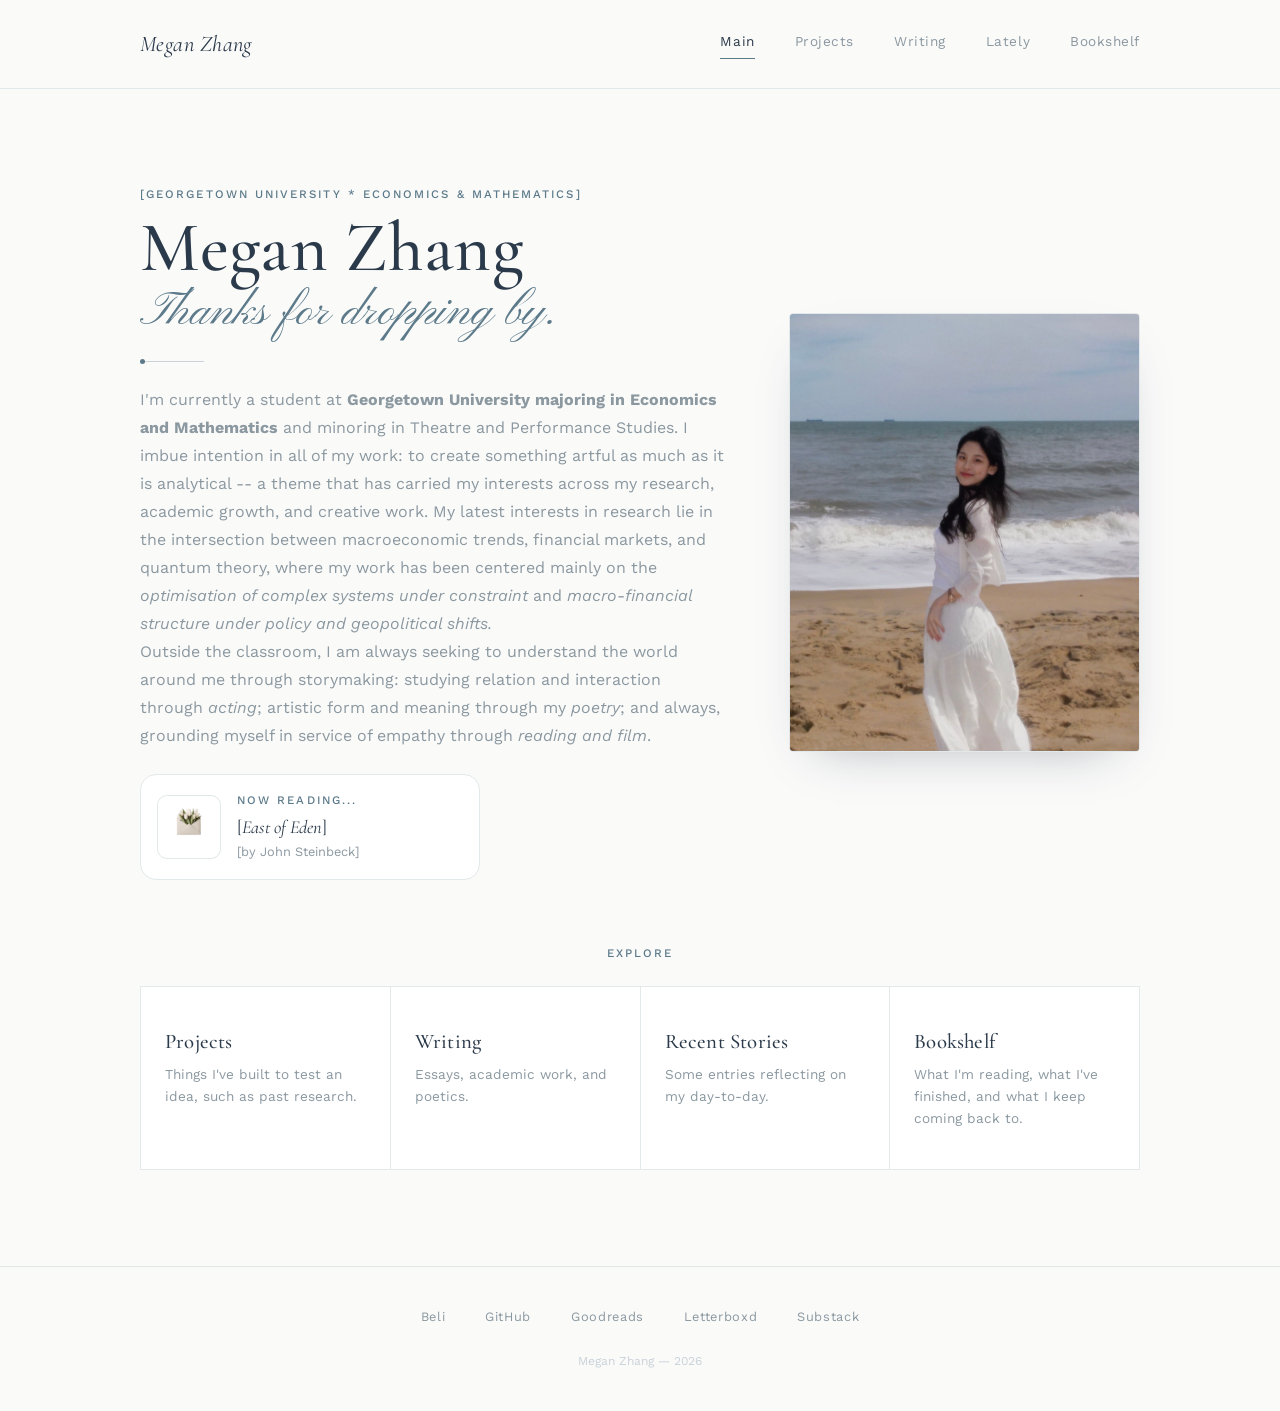
<file: index.html>
<!DOCTYPE html>
<html lang="en">
<head>
<meta charset="UTF-8">
<meta name="viewport" content="width=device-width, initial-scale=1.0">
<title>Megan Zhang</title>
<meta name="description" content="Personal site.">
<link rel="preconnect" href="https://fonts.googleapis.com">
<link rel="preconnect" href="https://fonts.gstatic.com" crossorigin>
<link href="https://fonts.googleapis.com/css2?family=Cormorant+Garamond:ital,wght@0,400;0,500;0,600;1,400;1,500&family=Pinyon+Script&family=Work+Sans:wght@300;400;500;600&display=swap" rel="stylesheet">
<link rel="stylesheet" href="assets/css/main.css">
<link rel="stylesheet" href="assets/css/index.css">
</head>
<body>

<div class="loader" aria-hidden="true">
  <div class="loader-rabbit"><img src="assets/img/rabbit.svg" alt=""></div>
  <div class="loader-track"></div>
  <p class="loader-label">just a moment</p>
</div>

<nav class="site-nav">
  <div class="wrap">
    <a href="index.html" class="wordmark">Megan Zhang</a>
    <button class="nav-toggle" aria-label="Toggle navigation"><span></span><span></span><span></span></button>
    <div class="nav-links">
      <a href="index.html" class="active">Main</a>
      <a href="projects.html">Projects</a>
      <a href="writing.html">Writing</a>
      <a href="stories.html">Lately</a>
      <a href="bookshelf.html">Bookshelf</a>
    </div>
  </div>
</nav>

<!-- ===================== HERO ===================== -->
<header class="hero">
  <div class="wrap hero-grid">
    <div class="hero-copy reveal">
      <p class="eyebrow">[Georgetown University * Economics & Mathematics]</p>
      <h1>Megan&nbsp;Zhang</h1>
      <p class="script-accent">Thanks for dropping by. </p>
      <div class="breathing-rule short"></div>
      <p class="body-text muted">
        I'm currently a student at <b>Georgetown University majoring in Economics and Mathematics</b> and 
        minoring in Theatre and Performance Studies. I imbue intention in all of my work: to create 
        something artful as much as it is analytical -- a theme that has carried my interests across my research, academic growth, and creative work.
        My latest interests in research lie in the intersection between macroeconomic trends, financial markets, and 
        quantum theory, where my work has been centered mainly on the <i>optimisation of complex systems under constraint</i> and <i>macro-financial structure
        under policy and geopolitical shifts.</i>       
      </p>
      <p class="body-text muted"> Outside the classroom, I am always seeking to understand the world around me through storymaking: studying relation and interaction
        through <i>acting</i>; artistic form and meaning through my <i>poetry</i>; and always, grounding myself in service of empathy through <i>reading and film</i>. 
      </p>

      <div class="now-card" style="margin-top: var(--space-3);">
        <div class="img-slot now-thumb round">
          <img src="assets/img/letter_icon.png">
        </div>
        <div class="now-meta">
          <p class="eyebrow">Now reading...</p>
          <p class="now-title">[<i>East of Eden</i>]</p>
          <p class="now-sub">[by John Steinbeck]</p>
        </div>
      </div>
    </div>

    <div class="hero-portrait reveal">
      <div class="img-slot" style="--ratio: 4 / 5;">
        <img src="assets/img/beach_cropped.jpg" alt ="me at va beach!">
      </div>
    </div>
  </div>
</header>

<main>
  <!-- ===================== EXPLORE ===================== -->
  <section class="explore-section">
    <div class="wrap">
      <p class="eyebrow" style="text-align:center;">Explore</p>
      <div class="explore-grid">
        <a href="projects.html" class="explore-card reveal">
          <h3>Projects</h3>
          <p class="small">Things I've built to test an idea, such as past research.</p>
        </a>
        <a href="writing.html" class="explore-card reveal">
          <h3>Writing</h3>
          <p class="small">Essays, academic work, and poetics.</p>
        </a>
        <a href="stories.html" class="explore-card reveal">
          <h3>Recent Stories</h3>
          <p class="small">Some entries reflecting on my day-to-day.</p>
        </a>
        <a href="bookshelf.html" class="explore-card reveal">
          <h3>Bookshelf</h3>
          <p class="small">What I'm reading, what I've finished, and what I keep coming back to.</p>
        </a>
      </div>
    </div>
  </section>
</main>

<footer class="site-footer">
  <div class="wrap">
    <nav class="social-tab" aria-label="Social links">
      <a href="https://beliapp.co/app/meiyzhang" target="_blank" rel="noopener">Beli</a>
      <a href="https://github.com/meiyzhang" target="_blank" rel="noopener">GitHub</a>
      <a href="https://www.goodreads.com/meiyzhang" target="_blank" rel="noopener">Goodreads</a>
      <a href="https://letterboxd.com/zhmeiyu/" target="_blank" rel="noopener">Letterboxd</a>
      <a href="https://substack.com/@meiyzhang" target="_blank" rel="noopener">Substack</a>
    </nav>
    <p class="footer-note">Megan Zhang — 2026</p>
  </div>
</footer>

<script src="assets/js/main.js"></script>
</body>
</html>
</file>
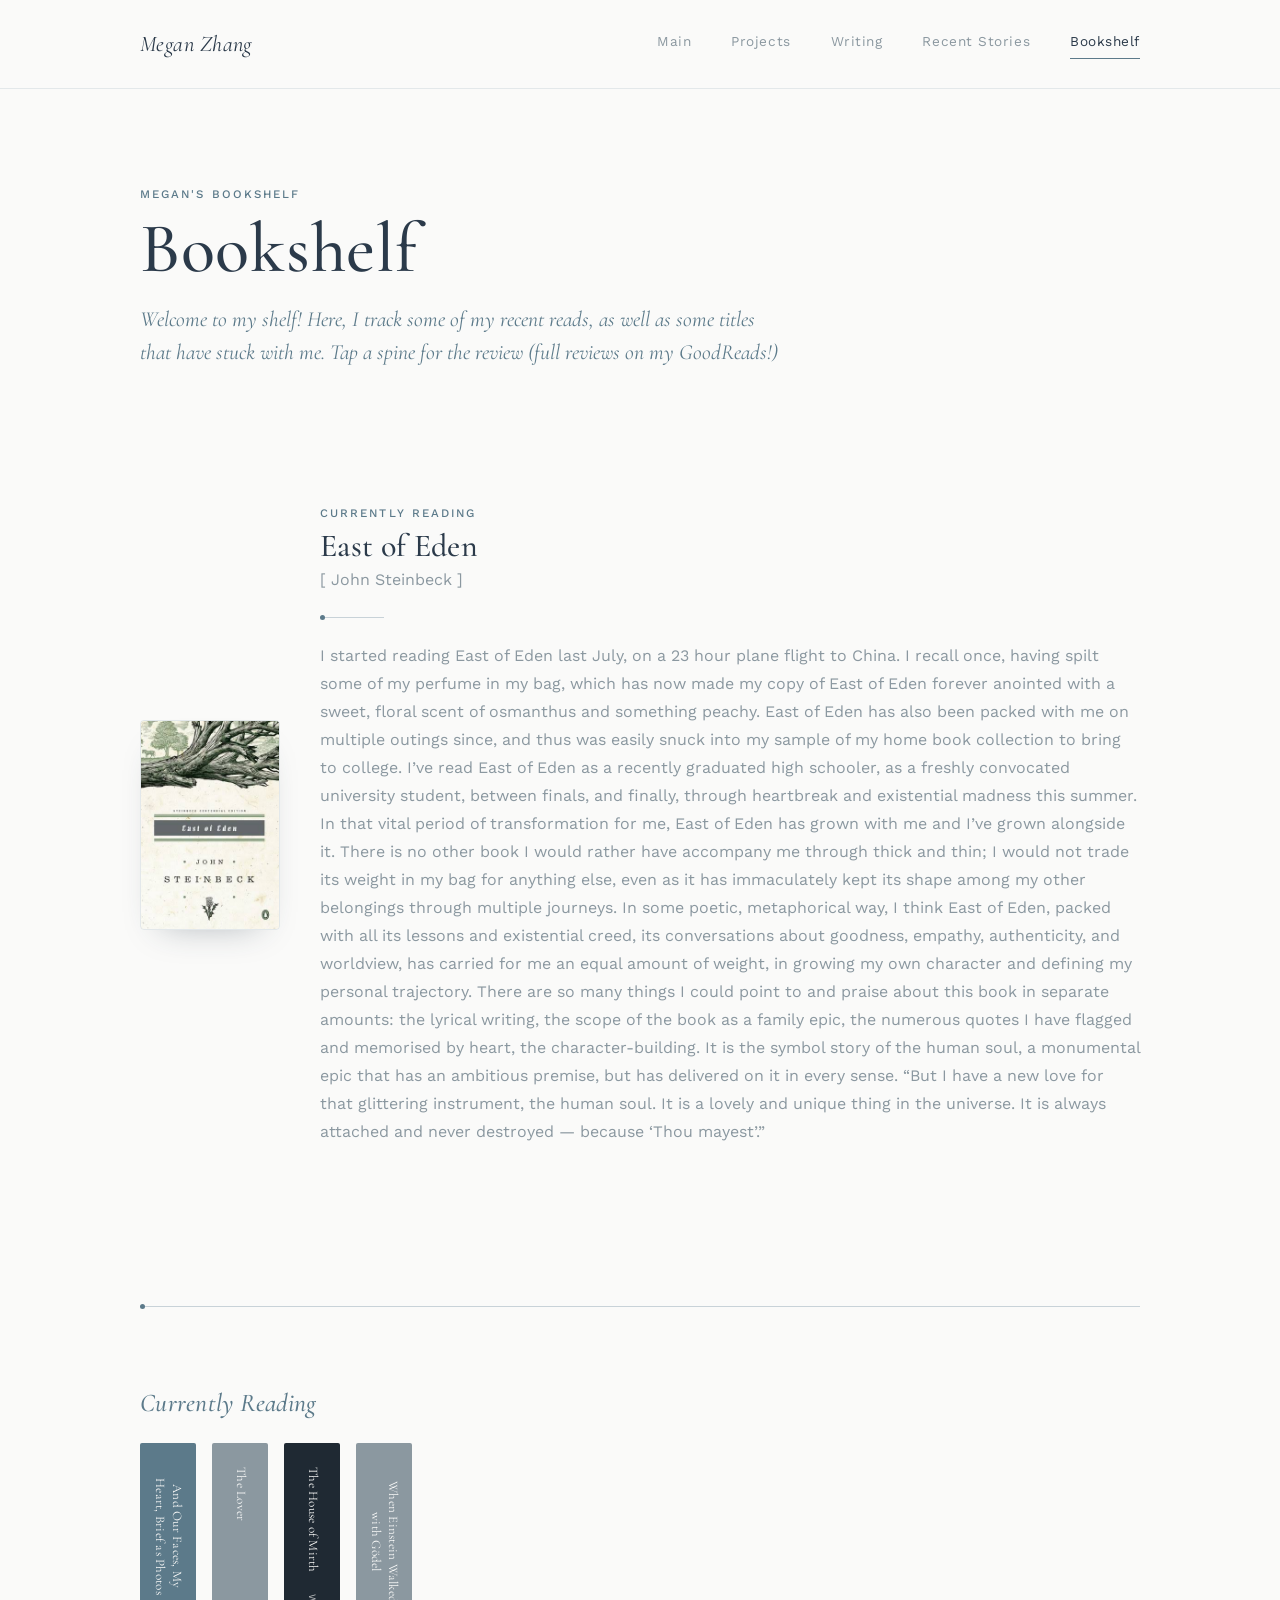
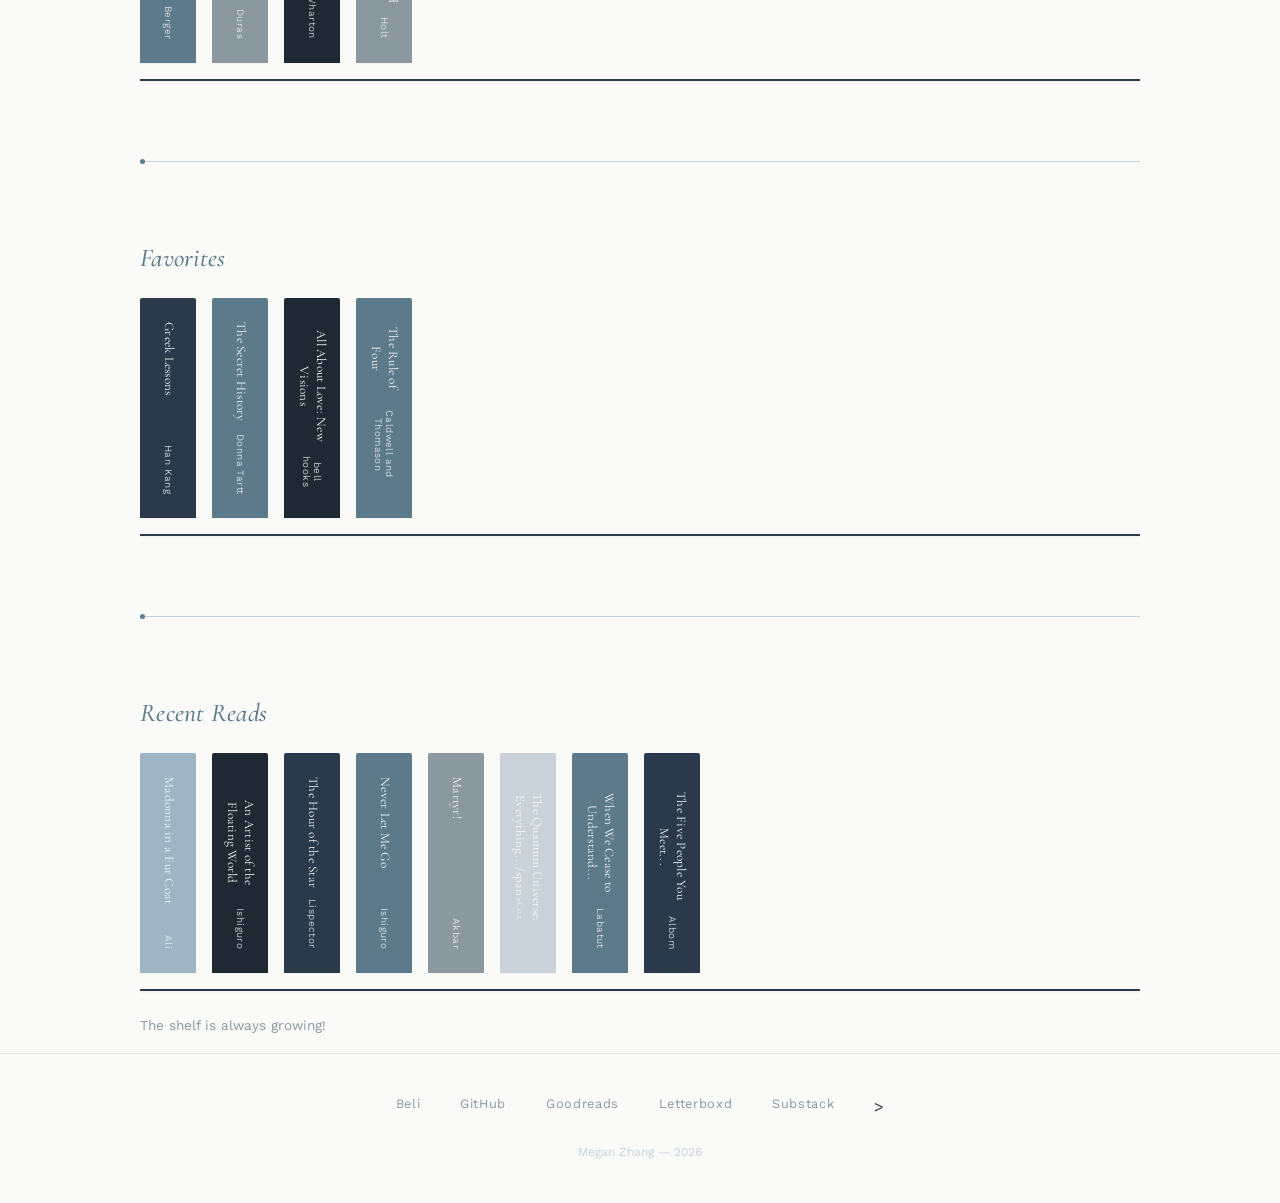
<file: bookshelf.html>
<!DOCTYPE html>
<html lang="en">
<head>
<meta charset="UTF-8">
<meta name="viewport" content="width=device-width, initial-scale=1.0">
<title>Bookshelf — Megan Zhang</title>
<link rel="preconnect" href="https://fonts.googleapis.com">
<link rel="preconnect" href="https://fonts.gstatic.com" crossorigin>
<link href="https://fonts.googleapis.com/css2?family=Cormorant+Garamond:ital,wght@0,400;0,500;0,600;1,400;1,500&family=Pinyon+Script&family=Work+Sans:wght@300;400;500;600&display=swap" rel="stylesheet">
<link rel="stylesheet" href="assets/css/main.css">
<link rel="stylesheet" href="assets/css/bookshelf.css">
</head>
<body>

<div class="loader" aria-hidden="true">
  <div class="loader-rabbit"><img src="assets/img/rabbit.svg" alt=""></div>
  <div class="loader-track"></div>
  <p class="loader-label">just a moment</p>
</div>

<nav class="site-nav">
  <div class="wrap">
    <a href="index.html" class="wordmark">Megan Zhang</a>
    <button class="nav-toggle" aria-label="Toggle navigation"><span></span><span></span><span></span></button>
    <div class="nav-links">
      <a href="index.html">Main</a>
      <a href="projects.html">Projects</a>
      <a href="writing.html">Writing</a>
      <a href="stories.html">Recent Stories</a>
      <a href="bookshelf.html" class="active">Bookshelf</a>
    </div>
  </div>
</nav>

<header class="page-header">
  <div class="wrap">
    <p class="eyebrow">Megan's bookshelf</p>
    <h1>Bookshelf</h1>
    <p class="lede">Welcome to my shelf! Here, I track some of my recent reads, as well as some titles that have stuck with me. Tap a spine for the review (full reviews on my GoodReads!)</p>
  </div>
</header>

<main>
  <div class="wrap">

    <!-- FEATURED currently-reading -->
    <section class="featured-book reveal">
      <div class="img-slot featured-cover" style="--ratio: 2 / 3;">
        <img src="assets/img/eastofeden.jpg">
      </div>
      <div class="featured-meta">
        <p class="eyebrow">Currently reading</p>
        <h2 class="font-display">East of Eden</h2>
        <p class="muted">[ John Steinbeck ]</p>
        <div class="breathing-rule short"></div>
        <p class="body-text muted"> I started reading East of Eden last July, on a 23 hour plane flight to China. I recall once, having spilt some of my perfume in my bag, which has now made my copy of East of Eden forever anointed with a sweet, floral scent of osmanthus and something peachy. East of Eden has also been packed with me on multiple outings since, and thus was easily snuck into my sample of my home book collection to bring to college. I’ve read East of Eden as a recently graduated high schooler, as a freshly convocated university student, between finals, and finally, through heartbreak and existential madness this summer.

In that vital period of transformation for me, East of Eden has grown with me and I’ve grown alongside it. There is no other book I would rather have accompany me through thick and thin; I would not trade its weight in my bag for anything else, even as it has immaculately kept its shape among my other belongings through multiple journeys. In some poetic, metaphorical way, I think East of Eden, packed with all its lessons and existential creed, its conversations about goodness, empathy, authenticity, and worldview, has carried for me an equal amount of weight, in growing my own character and defining my personal trajectory. There are so many things I could point to and praise about this book in separate amounts: the lyrical writing, the scope of the book as a family epic, the numerous quotes I have flagged and memorised by heart, the character-building. It is the symbol story of the human soul, a monumental epic that has an ambitious premise, but has delivered on it in every sense.

“But I have a new love for that glittering instrument, the human soul. It is a lovely and unique thing in the universe. It is always attached and never destroyed — because ‘Thou mayest’.”
 </p>
      </div>
    </section>

    <div class="breathing-rule"></div>

    <!-- CURRENTLY READING shelf -->
    <section class="shelf-section">
      <h2 class="section-label font-display">Currently Reading</h2>
      <div class="shelf-row">
        <button class="book-spine reveal" style="--spine-color:#5C7A8A;" data-title="And Our Faces, My Heart, Brief as Photos" data-author="John Berger" data-status="Currently reading" data-rating="" data-review=
          "In an extraordinary distillation of his gifts as a novelist, poet, art critic, and social historian, John Berger reveals the ties between love and absence, the ways poetry endows language with the assurance of prayer, and the tensions between the forward movement of sexuality and the steady backward tug of time. He re-creates the mysterious forces at work in a Rembrandt painting, transcribes the sensorial experience of viewing lilacs at dusk, and explores the meaning of home to early man and to the hundreds of thousands of displaced people in our cities today. (GoodReads)">
          <span class="spine-title">And Our Faces, My Heart, Brief as Photos </span><span class="spine-author">Berger</span>
        </button>

        <button class="book-spine reveal" style="--spine-color:#8B98A0;" data-title="The Lover" data-author="Marguerite Duras" data-status="Currently reading" data-rating="" data-review=
          "In an extraordinary distillation of his gifts as a novelist, poet, art critic, and social historian, John Berger reveals the ties between love and absence, the ways poetry endows language with the assurance of prayer, and the tensions between the forward movement of sexuality and the steady backward tug of time. He re-creates the mysterious forces at work in a Rembrandt painting, transcribes the sensorial experience of viewing lilacs at dusk, and explores the meaning of home to early man and to the hundreds of thousands of displaced people in our cities today. (GoodReads)">
          <span class="spine-title">The Lover </span><span class="spine-author">Duras</span>
        </button>
        
        <button class="book-spine reveal" style="--spine-color:#1F2933;" data-title="The House of Mirth" data-author="Edith Wharton" data-status="Currently reading" data-rating="" data-review=
          "Lily Bart, beautiful, witty and sophisticated, is accepted by ‘old money’ and courted by the growing tribe of nouveaux riches. But as she nears thirty, her foothold becomes precarious; a poor girl with expensive tastes, she needs a husband to preserve her social standing and to maintain her in the luxury she has come to expect. Whilst many have sought her, something – fastidiousness or integrity- prevents her from making a ‘suitable’ match. (GoodReads)">
          <span class="spine-title">The House of Mirth</span><span class="spine-author">Wharton</span>
        </button>
        <button class="book-spine reveal" style="--spine-color:#8B98A0;" data-title="	
When Einstein Walked with Gödel: Excursions to the Edge of Thought" data-author="Jim Holt" data-status="Currently reading" data-rating="" data-review="Does time exist? What is infinity? Why do mirrors reverse left and right but not up and down? In this scintillating collection, Holt explores the human mind, the cosmos, and the thinkers who've tried to encompass the latter with the former. With his trademark clarity and humor, Holt probes the mysteries of quantum mechanics, the quest for the foundations of mathematics, and the nature of logic and truth. Along the way, he offers intimate biographical sketches of celebrated and neglected thinkers, from the physicist 
          Emmy Noether to the computing pioneer Alan Turing and the discoverer of fractals, Benoit Mandelbrot. Holt offers a painless and playful introduction to many of our most beautiful but least understood ideas, from Einsteinian relativity to string theory, and also invites us to consider why the greatest logician of the twentieth century believed the U.S. Constitution contained a terrible contradiction--and whether the universe truly has a future. (Goodreads)">
          <span class="spine-title">When Einstein Walked with Gödel</span><span class="spine-author">Holt</span>
        </button>
      </div>
    </section>

    <div class="breathing-rule"></div>

    <!-- FAVORITES shelf -->
    <section class="shelf-section">
      <h2 class="section-label font-display">Favorites</h2>
      <div class="shelf-row">
        <button class="book-spine reveal" style="--spine-color:#2B3A4A;" data-title="Greek Lessons" data-author="Kang" data-status="Favorite" data-rating="★★★★★" data-review="">
          <span class="spine-title">Greek Lessons</span><span class="spine-author">Han Kang</span>
        </button>
        <button class="book-spine reveal" style="--spine-color:#5C7A8A;" data-title="The Secret History" data-author="Tartt" data-status="Favorite" data-rating="★★★★★" data-review="">
          <span class="spine-title">The Secret History</span><span class="spine-author">Donna Tartt</span>
        </button>
        <button class="book-spine reveal" style="--spine-color:#1F2933;" data-title="All About Love: New Visions" data-author="hooks" data-status="Favorite" data-rating="★★★★★" data-review="">
          <span class="spine-title">All About Love: New Visions</span><span class="spine-author">bell hooks</span>
        </button>

        <button class="book-spine reveal" style="--spine-color:#5C7A8A;" data-title="The Rule of Four" data-author="Ian Caldwell and Dustin Thomason" data-status="Favorite" data-rating="★★★★★" data-rating="" data-review="">
          <span class="spine-title">The Rule of Four </span><span class="spine-author">Caldwell and Thomason</span>
        </button>
      </div>
    </section>

    <div class="breathing-rule"></div>

    <!-- RECENT READS shelf -->
    <section class="shelf-section">
      <h2 class="section-label font-display">Recent Reads</h2>
      <div class="shelf-row">
        <button class = "book-spine reveal" style="--spine-color: #9FB5C4;" data-title = "Madonna in a Fur Coat" data-author="Sabbahatin Ali" data-status="Read" data-rating="" data-review="">
          <span class="spine-title">Madonna in a Fur Coat </span><span class="spine-author">Ali</span>
        </button>
      <button class="book-spine reveal" style="--spine-color:#1F2933;" data-title="An Artist of the Floating World" data-author="Kazuo Ishiguro" data-status="Currently reading" data-rating="" data-review="
ishiguro explores grace and individuality at odds with culpability amidst the backdrop of a nation’s modernization. his typical plotless + unreliable narrator style def shines through in this novel, to the point where it both offers an explorative and empathetic lens into the emotional intricacies of the protagonist, but also muddles certainties — especially with a matter as heavy as japan’s ww2 history.

i dont wanna be The Foreigner who claims they suddenly feel very cultured on all things japan after seeing something vaguely aesthetically japanese but this novel was definitely a formative cornerstone in constructing/revising my view of contemporary japan. i will say there was some lingering emptiness and ambiguity (as such is the style of ishiguro that can both be appreciated and critiqued) that lent a sort of disappointment for me. i could sympathize with ‘emptiness’ being an artful choice given the thematic exploration of the concept through an artist’s career in dividing the world btwn beauty and action, but at times, ‘emptiness’ lent the novel much more towards the former, diluting discussion of the latter. therefore, the ending seemed a bit abrupt and thus came off as a collection of platitudes meant to satiate the larger audience. through an artist’s lens, this book was thus a thoughtful and heartfelt read, but i find it hard to extrapolate the motives of this novel beyond that.
">
          <span class="spine-title">An Artist of the Floating World </span><span class="spine-author">Ishiguro</span>
        </button>

<button class="book-spine reveal" style="--spine-color:#2B3A4A;" data-title="The Hour of the Star" data-author="Clarice Lispector" data-status="Currently reading" data-rating="" data-review="
Narrated by the cosmopolitan Rodrigo S.M., this brief, strange, and haunting tale is the story of Macabéa, one of life's unfortunates. Living in the slums of Rio de Janeiro and eking out a poor living as a typist, Macabéa loves movies, Coca-Cola, and her rat of a boyfriend; she would like to be like Marilyn Monroe, but she is ugly, underfed, sickly, and unloved. Rodrigo recoils from her wretchedness, and yet he cannot avoid realization that for all her outward misery, Macabéa is inwardly free. She doesn't seem to know how unhappy she should be. Lispector employs her pathetic heroine against her urbane, empty narrator--edge of despair to edge of despair--and, working them like a pair of scissors, she cuts away the reader's preconceived notions about poverty, identity, love, and the art of fiction. In her last novel she takes readers close to the true mystery of life, and leaves us deep in Lispector territory indeed. (Goodreads)">
          <span class="spine-title">The Hour of the Star </span><span class="spine-author">Lispector</span>
        </button>

        
        <button class="book-spine reveal" style="--spine-color:#5C7A8A;" data-title="Never Let Me Go" data-author="Kazuo Ishiguro" data-status="Currently reading" data-rating="" data-review="As a child, Kathy – now thirty-one years old – lived at Hailsham, a private school in the scenic English countryside where the children were sheltered from the outside world, brought up to believe that they were special and that their well-being was crucial not only for themselves but for the society they would eventually enter. Kathy had long ago put this idyllic past behind her, but when two of her Hailsham friends come back into her life, she stops resisting the pull of memory.

And so, as her friendship with Ruth is rekindled, and as the feelings that long ago fueled her adolescent crush on Tommy begin to deepen into love, Kathy recalls their years at Hailsham. She describes happy scenes of boys and girls growing up together, unperturbed – even comforted – by their isolation. But she describes other scenes as well: of discord and misunderstanding that hint at a dark secret behind Hailsham's nurturing facade. With the dawning clarity of hindsight, the three friends are compelled to face the truth about their childhood – and about their lives now. (GoodReads)">
          <span class="spine-title">Never Let Me Go</span><span class="spine-author">Ishiguro</span>
        </button>
        
        <button class="book-spine reveal" style="--spine-color:#8B98A0;" data-title="Martyr!" data-author="Kaveh Akbar" data-status="Read" data-rating="★★★★★" data-review="Akbar's prose is so fluid and so utterly physical in a way that I cannot otherwise describe it: the lurching feeling in your stomach, your head spinning, your heart leaping -- these were all plainly felt by me as I read Martyr!. Even now, having just finished the book, I have to grapple with a sort of nausea after its last passages, even as my head aches attempting to wrap around the vertigo of following through the novel's temperamental ride. That said, the emotional weight of this book cannot be taken lightly. There are certainly heavier sections; the book, after all, talks of grief, navigating addiction, death, all amidst the backdrop of the American-Iran conflict.

That does not remove the human element from this book. Cyrus, the book's protagonist, searches for the meaningfulness behind the deaths of many figures in his life and history, thus embarking on a journey investigating the term of martyrdom. He faces many dichotomies: what makes it death rather than merely choosing not to live? What constitutes purity and sin? Complicity and action? Akbar makes it a choice to offer no solid answer to any of these questions, leaving the line blurred between these dichotomies that seemingly construct Cyrus' main internal conflicts. Yet, this intention becomes more clear throughout the novel. Humans are innately flawed, even those that have been idolized by history for heroism and martyrdom. We cannot reject these flaws, nor can we shamelessly impart them on others -- the same way a nation may reject another nation's peoples based on labels. Navigating the indecision and doom that comes because of our realization of our and others' imperfection is a necessary component of living. Thus, it cannot be said lightly that any death is completely meaningless. Martyr! demonstrates that ife always comes before death, and living is often enough meaning in itself. ">
          <span class="spine-title">Martyr!</span><span class="spine-author">Akbar</span>
        </button>
        <button class="book-spine reveal" style="--spine-color:#C8D2D8;" data-title="The Quantum Universe: Everything That Can Happen Does Happen" data-author="Brian Cox" data-status="Read" data-rating="★★★☆☆" data-review="For an Incompetent Physicist TM (myself), this book appeared initially as a godsend. In only the first four chapters, Cox made the remarkable feat of deriving Schrodinger's wave function and Heisenberg's uncertainty principle from only a set of established precepts, without mathematics. I was sold (I still have trauma from high school). However, as I continued reading, I found that Cox's deliberate steering away from "hard mathematics" made the subject matter too diluted, making some explanations a bit more winded than needed (i.e. substituting clock metaphors for explanation of wavefunctions) than actual conceptual understanding. Without introducing the rigor of calculus and linear algebra, it made the introduction of the path integral formulation flimsier than I had hoped -- and this issue was exacerbated when atomic structure was introduced more heavily, such as with the Pauli Exclusion Principle and Quantum Field Theory (i.e. explaining why electrons occupy rigid, quantized energy levels without walking through the partial diffeqs of Schrodinger's equation made the metaphors too convoluted). Perhaps well-intended for the Incompetent Physicists like myself or people wanting to get their foot through the door of the "Quantum realm", this book achieved the goal of making the subject matter more accessible to the general public, bridging the gap between abstract physics and the real world. This, however, was done at the cost of perhaps misguiding readers on leaving them only a fuzzy outline of the physics itself, reaching a dead end. The concepts are too intellectually demanding to be fully grasped through mere metaphors, yet the actual tools required to understand them are withheld to keep the book accessible. I would rec this book as a sort of primer for quantum mechanics -- but proceed with caution!">
          <span class="spine-title">The Quantum Universe: Everything.../span><span class="spine-author">Cox</span>
        </button>
        <button class="book-spine reveal" style="--spine-color:#5C7A8A;" data-title="When We Cease to Understand the World" data-author="Benjamin Labatut" data-status="Read" data-rating="★★★★☆" data-review="A wonderfully crafted and gripping narration on the dangers of chasing abstraction: both the greatest vice and virtue of discovery. Viewed through the lens of various physicists’ breakthroughs in constructing the modern field of physics, namely, quantum mechanics, discovery becomes a captivating goal for brilliant minds: to push boundaries, and seek more. But to move into uncharted territory is a terror in itself; and as the novel divulges from scientific fact into fiction, so too does it dive into the visceral question: what do we truly know after all?
This book was an astounding read: firstly, on the riveting presentation of quantum theories that I had only previously understood as bland textbook formulas and vague lecture of how they came to be; and secondly, on the gripping and elegant blend of such theories with dystopian themes that become increasingly resonant with the present. The title of the novel justifies itself in its relevance, and can only be understood truly after consuming this entire book in its whole. It is all paradoxical -- and perhaps that's the beauty of it (because for something as abstract and indeterministic as quantum theory, how relevant it seems too reflected in the personal lives of its creators) -- that constant discovery in the name of the scientific method may become humanity's inevitable undoing of what they consider knowledge, and thus, scientific reality.
I can only describe my reactions after finishing this book as a sort of eerie awe. Of having to sit with its last chapter: that "theory has fallen to earth from another planet, and we simply scamper around it like apes...but with no true understanding". This revelation is as startling as it is true. I remember first encountering "quantum physics" in the abstract sense that I would be learning of a higher, complex, and therefore, more advanced form of physics -- such as learning Analysis after Calculus: to clarify and go deeper on known concepts to broaden the horizons of my understanding in the field. I was thus shocked when I learned of how utterly probabilistic and *uncertain* the subject was -- it felt utterly nascent and therefore foreign. Quantum physics dismantled all that I had known prior of physics, chemistry, even some mathematics and I, like many scholars in the field today, was forced to reckon with the uncomfortable leap of faith made off the deterministic ledge of Newtonian physics into the great abyss of "quantum". Indeed, even in today's day and age, scientific progression in quantum computing capacity and AI has been harkened both as a new revolution in human productivity and a omen for humanity's dissolution. Uncertainty is all around us, more than ever.">
          <span class="spine-title">When We Cease to Understand...</span><span class="spine-author">Labatut</span>
        </button>
        <button class="book-spine reveal" style="--spine-color:#2B3A4A;" data-title="The Five People You Meet in Heaven" data-author="Albom" data-status="Read" data-rating="★★★★★" data-review="yeah i cried">
          <span class="spine-title">The Five People You Meet...</span><span class="spine-author">Albom</span>
        </button>
      </div>
      <p class="shelf-hint small">The shelf is always growing!</p>
    </section>

  </div>
</main>

<!-- BOOK DETAIL MODAL -->
<div class="book-modal" aria-hidden="true">
  <div class="book-modal-backdrop"></div>
  <div class="book-modal-panel" role="dialog" aria-modal="true">
    <button class="book-modal-close" aria-label="Close">×</button>
    <p class="book-modal-status eyebrow"></p>
    <h3 class="book-modal-title font-display"></h3>
    <p class="book-modal-author muted"></p>
    <p class="book-modal-rating"></p>
    <div class="breathing-rule short"></div>
    <p class="book-modal-review body-text"></p>
  </div>
</div>

<footer class="site-footer">
  <div class="wrap">
    <nav class="social-tab" aria-label="Social links">
      <a href="https://beliapp.co/app/meiyzhang" target="_blank" rel="noopener">Beli</a>
      <a href="https://github.com/meiyzhang" target="_blank" rel="noopener">GitHub</a>
      <a href="https://www.goodreads.com/meiyzhang" target="_blank" rel="noopener">Goodreads</a>
      <a href="https://letterboxd.com/zhmeiyu/" target="_blank" rel="noopener">Letterboxd</a>
      <a href="https://substack.com/@meiyzhang" target="_blank" rel="noopener">Substack</a>>
    </nav>
    <p class="footer-note">Megan Zhang — 2026</p>
  </div>
</footer>

<script src="assets/js/main.js"></script>
<script src="assets/js/bookshelf.js"></script>
</body>
</html>
</file>
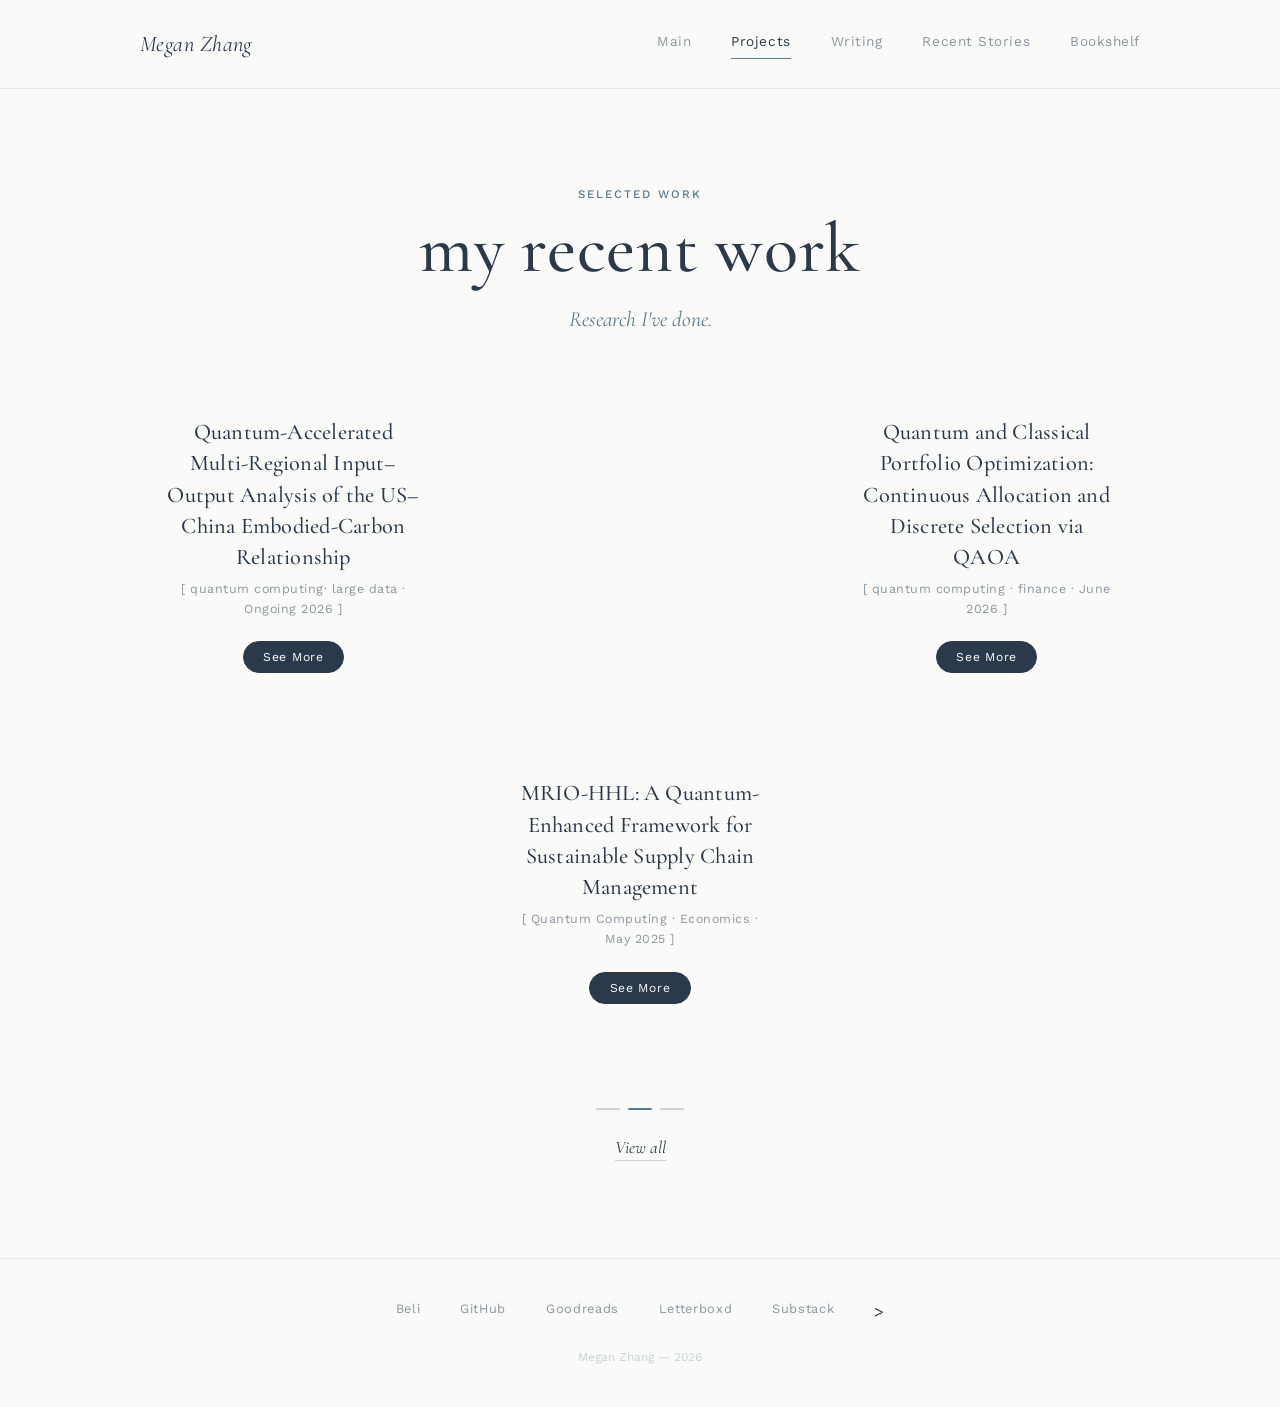
<file: projects.html>
<!DOCTYPE html>
<html lang="en">
<head>
<meta charset="UTF-8">
<meta name="viewport" content="width=device-width, initial-scale=1.0">
<title>Projects — Megan Zhang</title>
<link rel="preconnect" href="https://fonts.googleapis.com">
<link rel="preconnect" href="https://fonts.gstatic.com" crossorigin>
<link href="https://fonts.googleapis.com/css2?family=Cormorant+Garamond:ital,wght@0,400;0,500;0,600;1,400;1,500&family=Pinyon+Script&family=Work+Sans:wght@300;400;500;600&display=swap" rel="stylesheet">
<link rel="stylesheet" href="assets/css/main.css">
<link rel="stylesheet" href="assets/css/projects.css">
</head>
<body>

<div class="loader" aria-hidden="true">
  <div class="loader-rabbit"><img src="assets/img/rabbit.svg" alt=""></div>
  <div class="loader-track"></div>
  <p class="loader-label">just a moment</p>
</div>

<nav class="site-nav">
  <div class="wrap">
    <a href="index.html" class="wordmark">Megan Zhang</a>
    <button class="nav-toggle" aria-label="Toggle navigation"><span></span><span></span><span></span></button>
    <div class="nav-links">
      <a href="index.html">Main</a>
      <a href="projects.html" class="active">Projects</a>
      <a href="writing.html">Writing</a>
      <a href="stories.html">Recent Stories</a>
      <a href="bookshelf.html">Bookshelf</a>
    </div>
  </div>
</nav>

<header class="page-header center">
  <div class="wrap">
    <p class="eyebrow">Selected work</p>
    <h1>my recent work</h1>
    <p class="lede">Research I've done.</p>
  </div>
</header>

<main>
  <section class="gallery">
    <div class="wrap">
      <div class="gallery-grid">

        <!-- CARD -->
        <!-- <article class="gallery-card reveal">
          <div class="img-slot" style="--ratio: 4 / 5;">
            <svg class="img-slot-mark" viewBox="0 0 24 24" fill="none" stroke="currentColor" stroke-width="1.3"><rect x="3" y="5" width="18" height="14" rx="2"/><circle cx="8.5" cy="10" r="1.6"/><path d="M3 16 l5-4 4 3 3-3 6 5"/></svg>
            <span class="img-slot-label">project image</span>
          </div>-->
          <div class="gallery-body">
            <h3>Quantum-Accelerated Multi-Regional Input–Output Analysis of the US–China Embodied-Carbon Relationship </h3>
            <p class="card-meta">[ quantum computing· large data · Ongoing 2026 ]</p>
            <button class="pill see-more" aria-expanded="false">See More</button>
          </div>
          <div class="gallery-detail">
            <div class="gallery-detail-inner">
              <div class="breathing-rule short" style="margin-inline:auto;"></div>
              <p class="body-text muted">Ongoing. To be updated.</p>
              <div class="project-tags">
                <span class="tag">tag</span><span class="tag">tag</span><span class="tag">tag</span>
              </div>
              <div class="project-links">
                <a href="#" class="pill ghost">Repository ↗</a>
                <a href="#" class="pill ghost">Write-up ↗</a>
              </div>
            </div>
          </div>
        </article>

        <!-- CARD -->
        <!-- <article class="gallery-card reveal">
          <div class="img-slot" style="--ratio: 4 / 5;">
            <svg class="img-slot-mark" viewBox="0 0 24 24" fill="none" stroke="currentColor" stroke-width="1.3"><rect x="3" y="5" width="18" height="14" rx="2"/><circle cx="8.5" cy="10" r="1.6"/><path d="M3 16 l5-4 4 3 3-3 6 5"/></svg>
            <span class="img-slot-label">project image</span>
          </div> -->
          <div class="gallery-body">
            <h3>Quantum and Classical Portfolio Optimization: Continuous Allocation and Discrete Selection via QAOA</h3>
            <p class="card-meta">[ quantum computing · finance · June 2026 ]</p>
            <button class="pill see-more" aria-expanded="false">See More</button>
          </div>
          <div class="gallery-detail">
            <div class="gallery-detail-inner">
              <div class="breathing-rule short" style="margin-inline:auto;"></div>
              <p class="body-text muted"> Project testing the limitations and opportunities of the Quantum Approximate Optimization Algorithm (QAOA) in an eleven-asset ETF universe, 
                solving the discrete selection problem. The usage of QAOA is benchmarked against the classical solution 
                to the continuous allocation problem and simulated annealing to test the confidence of quantum algorithmic usage within current physical constraints.</p>
              <div class="project-tags">
                <span class="tag">tag</span><span class="tag">tag</span><span class="tag">tag</span>
              </div>
              <div class="project-links">
                <a href="https://github.com/meiyzhang/quantum-portfolio-optimization" class="pill ghost">Repository ↗</a>
                <a href="assets/docs/Quantum_Portfolio_Optimization.CONT (2).pdf" class="pill ghost">Write-up ↗</a>
              </div>
            </div>
          </div>
        </article>

        <!-- CARD -->
        <!-- <article class="gallery-card reveal">
          <div class="img-slot" style="--ratio: 4 / 5;">
            <svg class="img-slot-mark" viewBox="0 0 24 24" fill="none" stroke="currentColor" stroke-width="1.3"><rect x="3" y="5" width="18" height="14" rx="2"/><circle cx="8.5" cy="10" r="1.6"/><path d="M3 16 l5-4 4 3 3-3 6 5"/></svg>
            <span class="img-slot-label">project image</span>
          </div> -->
          <div class="gallery-body">
            <h3>MRIO-HHL: A Quantum-Enhanced Framework for Sustainable Supply Chain Management</h3>
            <p class="card-meta">[ Quantum Computing · Economics · May 2025 ]</p>
            <button class="pill see-more" aria-expanded="false">See More</button>
          </div>
          <div class="gallery-detail">
            <div class="gallery-detail-inner">
              <div class="breathing-rule short" style="margin-inline:auto;"></div>
              <p class="body-text muted"> Utilization of the Harrow-Hassidim-Lloyd Algorithm and Multi-Regional Input-Output modeling on a modeled small economy, 
                allowing for swift calculations of expected market demand and environmental impact across sectors and regions amidst policy scenarios. This was a rudimentary "test" for the 
                possibility of quantum applications in speeding up large-data economic calculations, namely, for matrix solutions.. </p>
              <div class="project-tags">
                <span class="tag">tag</span><span class="tag">tag</span><span class="tag">tag</span>
              </div>
              <div class="project-links">
                <a href="assets/docs/mrio (3).pdf" class="pill ghost">Write-up ↗</a>
              </div>
            </div>
          </div>
        </article>

      </div>
      <div class="gallery-pager">
        <span class="dot"></span><span class="dot active"></span><span class="dot"></span>
      </div>
      <p class="view-all"><a href="#">View all</a></p>
    </div>
  </section>
</main>

<footer class="site-footer">
  <div class="wrap">
    <nav class="social-tab" aria-label="Social links">
      <a href="https://beliapp.co/app/meiyzhang" target="_blank" rel="noopener">Beli</a>
      <a href="https://github.com/meiyzhang" target="_blank" rel="noopener">GitHub</a>
      <a href="https://www.goodreads.com/meiyzhang" target="_blank" rel="noopener">Goodreads</a>
      <a href="https://letterboxd.com/zhmeiyu/" target="_blank" rel="noopener">Letterboxd</a>
      <a href="https://substack.com/@meiyzhang" target="_blank" rel="noopener">Substack</a>>
    </nav>
    <p class="footer-note">Megan Zhang — 2026</p>
  </div>
</footer>

<script src="assets/js/main.js"></script>
<script src="assets/js/projects.js"></script>
</body>
</html>
</file>
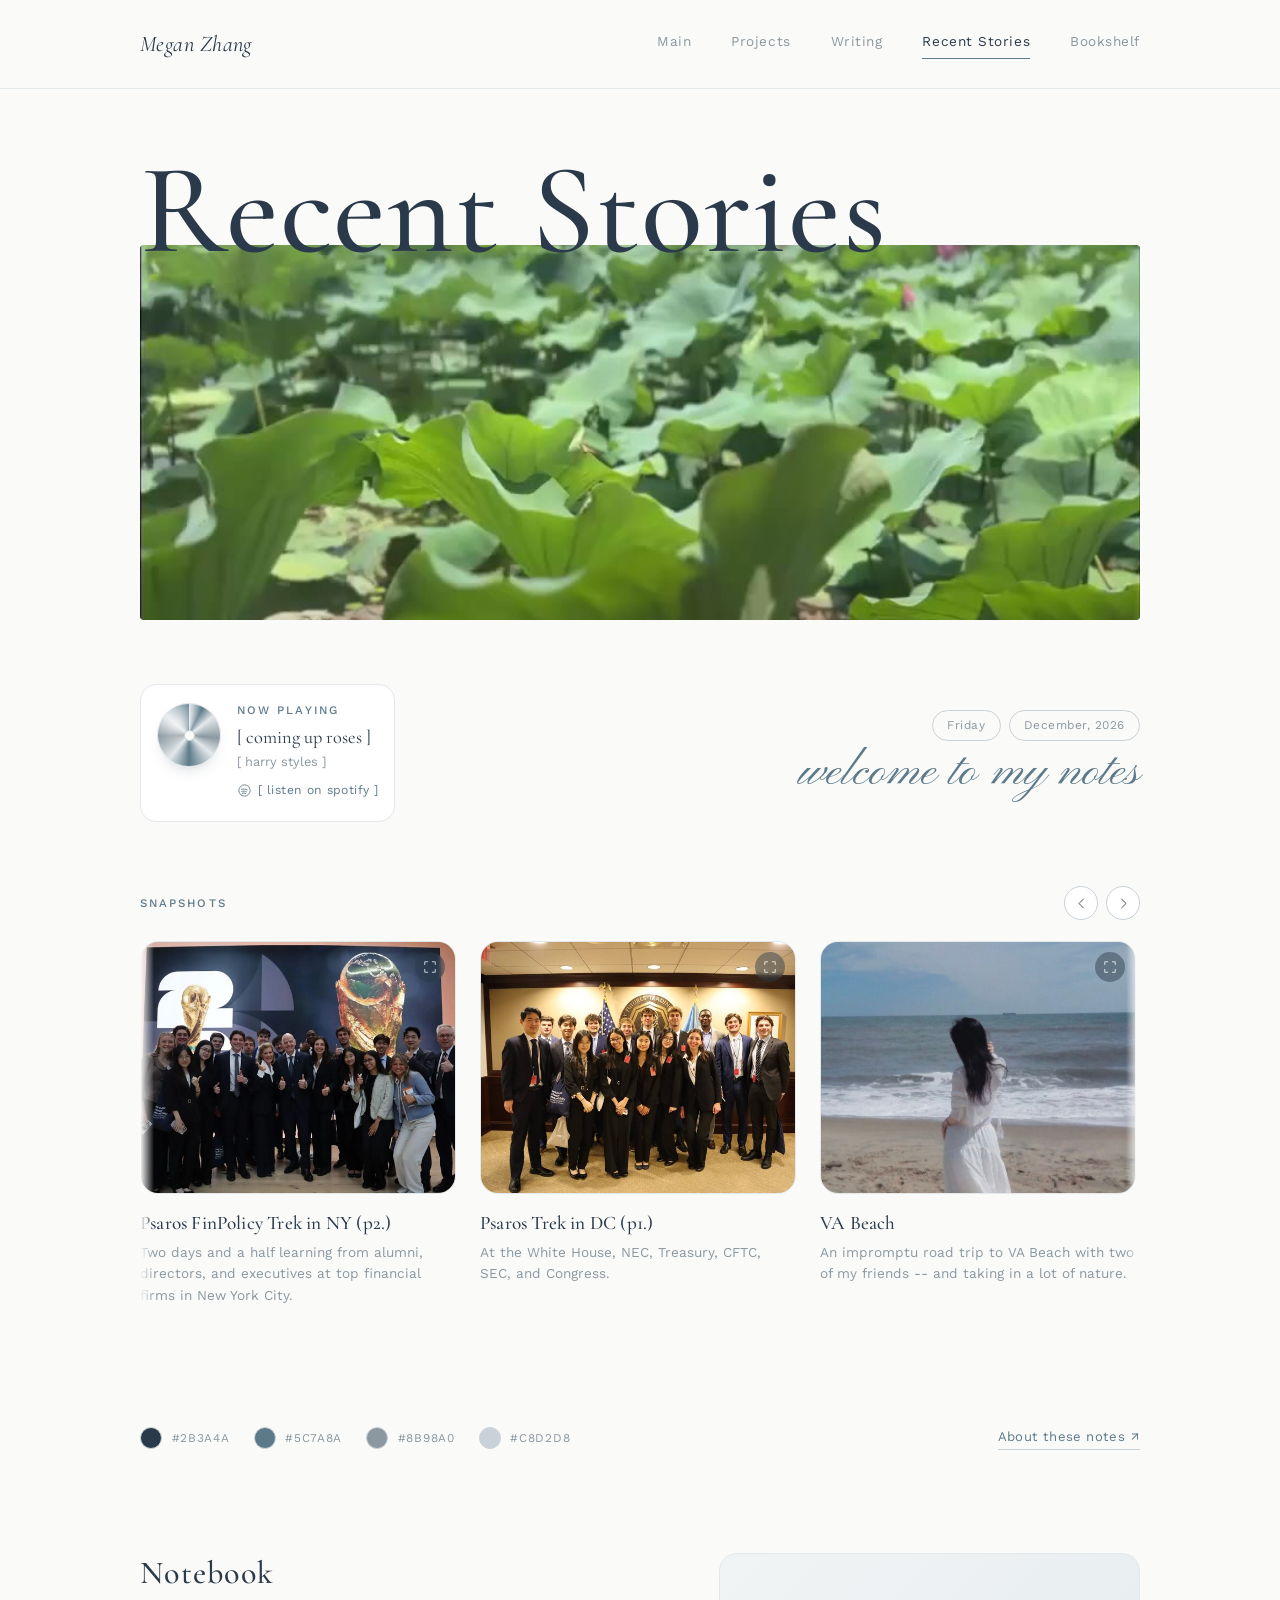
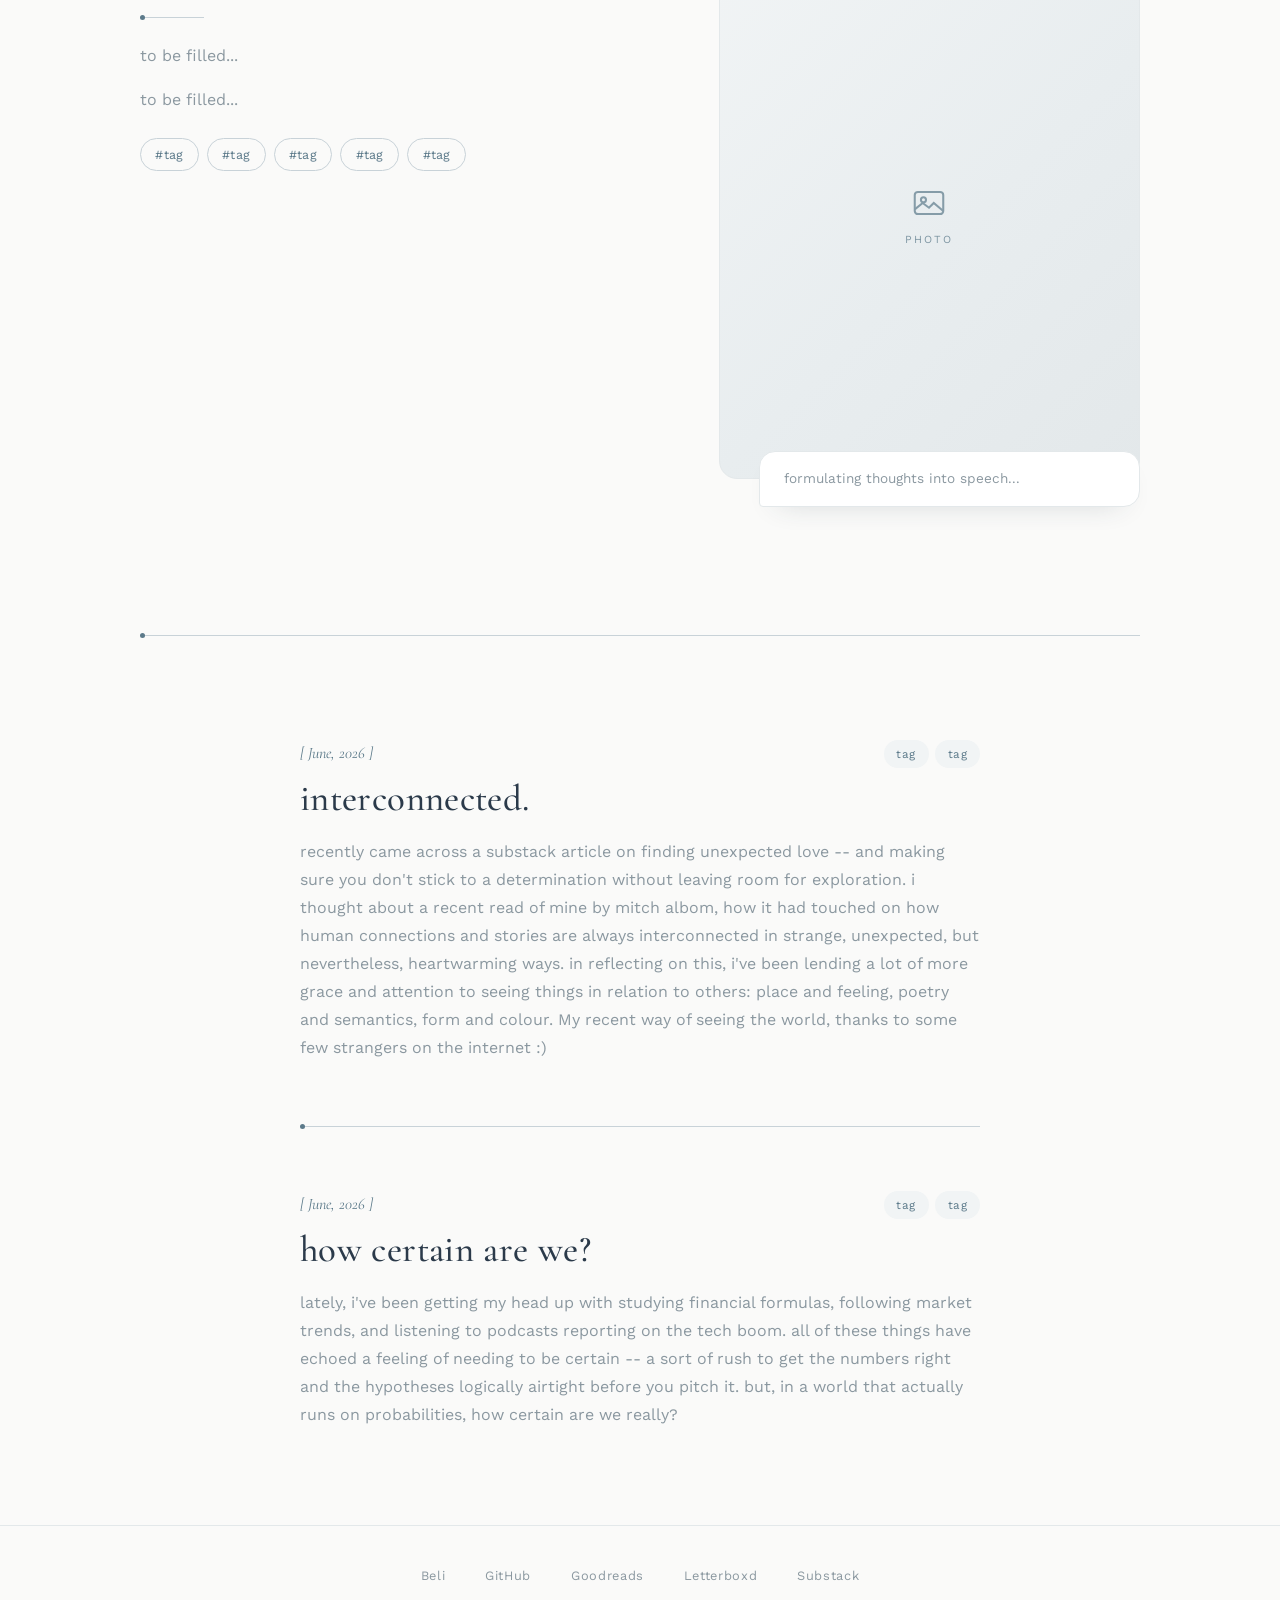
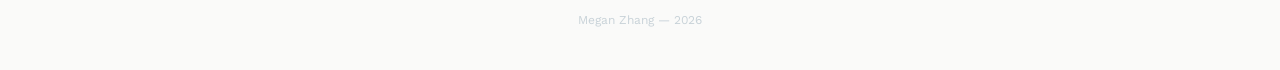
<file: stories.html>
<!DOCTYPE html>
<html lang="en">
<head>
<meta charset="UTF-8">
<meta name="viewport" content="width=device-width, initial-scale=1.0">
<title>Recent Stories — Megan Zhang</title>
<link rel="preconnect" href="https://fonts.googleapis.com">
<link rel="preconnect" href="https://fonts.gstatic.com" crossorigin>
<link href="https://fonts.googleapis.com/css2?family=Cormorant+Garamond:ital,wght@0,400;0,500;0,600;1,400;1,500&family=Pinyon+Script&family=Work+Sans:wght@300;400;500;600&display=swap" rel="stylesheet">
<link rel="stylesheet" href="assets/css/main.css">
<link rel="stylesheet" href="assets/css/stories.css">
</head>
<body>

<div class="loader" aria-hidden="true">
  <div class="loader-rabbit"><img src="assets/img/rabbit.svg" alt=""></div>
  <div class="loader-track"></div>
  <p class="loader-label">just a moment</p>
</div>

<nav class="site-nav">
  <div class="wrap">
    <a href="index.html" class="wordmark">Megan Zhang</a>
    <button class="nav-toggle" aria-label="Toggle navigation"><span></span><span></span><span></span></button>
    <div class="nav-links">
      <a href="index.html">Main</a>
      <a href="projects.html">Projects</a>
      <a href="writing.html">Writing</a>
      <a href="stories.html" class="active">Recent Stories</a>
      <a href="bookshelf.html">Bookshelf</a>
    </div>
  </div>
</nav>

<!-- ===================== BIG OVERLAPPING HEADLINE ===================== -->
<header class="stories-hero">
  <div class="wrap">
    <h1 class="stories-bigtitle">Recent Stories</h1>
  </div>
  <div class="wrap">
    <div class="stories-hero-img" style="--ratio: 16 / 6;">
      <video
        class="stories-hero-video"
        autoplay muted loop playsinline
        poster="assets/img/stories-banner-poster.jpg"
        aria-label="A short clip from recent days">
        <source src="assets/video/stories-banner.mp4" type="video/mp4">
      </video>
      <div class="stories-hero-veil"></div>
    </div>
  </div>
</header>

<main>
  <!-- now-playing + welcome row -->
  <section class="stories-intro">
    <div class="wrap stories-intro-grid">
      <div class="now-card reveal">
        <div class="now-disc-wrap">
          <div class="now-disc"></div>
        </div>
        <div class="now-meta">
          <p class="eyebrow">Now Playing</p>
          <p class="now-title">[ coming up roses ]</p>
          <p class="now-sub">[ harry styles ]</p>
          <a href="#" class="spotify-link" target="_blank" rel="noopener">
            <svg class="spotify-icon" viewBox="0 0 24 24" fill="none" stroke="currentColor" stroke-width="1.4" aria-hidden="true">
              <circle cx="12" cy="12" r="9"/>
              <path d="M7 10.2c3-1 7-.6 9.4.9M7.6 13.4c2.4-.7 5.6-.4 7.6.8M8.3 16.3c1.9-.5 4.2-.3 5.7.6" stroke-linecap="round"/>
            </svg>
            [ listen on spotify ]
          </a>
        </div>
      </div>
      <div class="stories-welcome reveal">
        <div class="date-chips">
          <span class="chip" id="dateChipDay">[ day ]</span>
          <span class="chip" id="dateChipMonthYear">[ month, year ]</span>
        </div>
        <p class="script-accent">welcome to my notes</p>
      </div>
    </div>
  </section>

  <!-- scrollable photo carousel -->
  <section class="story-cards">
    <div class="wrap">
      <div class="carousel-head">
        <p class="eyebrow">Snapshots</p>
        <div class="carousel-arrows">
          <button class="carousel-arrow" data-dir="-1" aria-label="Scroll photos left">
            <svg viewBox="0 0 24 24" fill="none" stroke="currentColor" stroke-width="1.4"><path d="M15 5l-7 7 7 7" stroke-linecap="round" stroke-linejoin="round"/></svg>
          </button>
          <button class="carousel-arrow" data-dir="1" aria-label="Scroll photos right">
            <svg viewBox="0 0 24 24" fill="none" stroke="currentColor" stroke-width="1.4"><path d="M9 5l7 7-7 7" stroke-linecap="round" stroke-linejoin="round"/></svg>
          </button>
        </div>
      </div>

      <div class="carousel-viewport">
        <div class="story-card-row" tabindex="0" aria-label="Photo carousel, scroll horizontally">
          <article class="story-card story-card-clickable reveal" data-gallery="psaros-ny" tabindex="0" role="button" aria-haspopup="dialog" aria-label="Open Psaros FinPolicy Trek in New York photo gallery">
            <div class="img-slot round has-img" style="--ratio: 5 / 4;">
              <img src="assets/img/stories/psaros-ny/01-thumb.jpg" alt="Psaros FinPolicy Trek in New York">
              <span class="story-card-expand" aria-hidden="true">
                <svg viewBox="0 0 24 24" fill="none" stroke="currentColor" stroke-width="1.5"><path d="M8 3H3v5M16 3h5v5M8 21H3v-5M16 21h5v-5" stroke-linecap="round" stroke-linejoin="round"/></svg>
              </span>
            </div>
            <h3>Psaros FinPolicy Trek in NY (p2.)</h3>
            <p class="small">Two days and a half learning from alumni, directors, and executives at top financial firms in New York City.</p>
          </article>
          <article class="story-card story-card-clickable reveal" data-gallery="psaros-dc" tabindex="0" role="button" aria-haspopup="dialog" aria-label="Open Psaros Trek in DC photo gallery">
            <div class="img-slot round has-img" style="--ratio: 5 / 4;">
              <img src="assets/img/psaros-dc/01-thumb.jpg" alt="Psaros Trek in DC">
              <span class="story-card-expand" aria-hidden="true">
                <svg viewBox="0 0 24 24" fill="none" stroke="currentColor" stroke-width="1.5"><path d="M8 3H3v5M16 3h5v5M8 21H3v-5M16 21h5v-5" stroke-linecap="round" stroke-linejoin="round"/></svg>
              </span>
            </div>
            <h3>Psaros Trek in DC (p1.)</h3>
            <p class="small">At the White House, NEC, Treasury, CFTC, SEC, and Congress.</p>
          </article>
          <article class="story-card story-card-clickable reveal" data-gallery="va-beach" tabindex="0" role="button" aria-haspopup="dialog" aria-label="Open VA Beach photo gallery">
            <div class="img-slot round has-img" style="--ratio: 5 / 4;">
              <img src="assets/img/va-beach/01-thumb.jpg" alt="VA Beach">
              <span class="story-card-expand" aria-hidden="true">
                <svg viewBox="0 0 24 24" fill="none" stroke="currentColor" stroke-width="1.5"><path d="M8 3H3v5M16 3h5v5M8 21H3v-5M16 21h5v-5" stroke-linecap="round" stroke-linejoin="round"/></svg>
              </span>
            </div>
            <h3>VA Beach</h3>
            <p class="small">An impromptu road trip to VA Beach with two of my friends -- and taking in a lot of nature.</p>
          </article>
          <article class="story-card story-card-clickable reveal" data-gallery="cherry-blossoms" tabindex="0" role="button" aria-haspopup="dialog" aria-label="Open Cherry Blossoms in DC photo gallery">
            <div class="img-slot round has-img" style="--ratio: 5 / 4;">
              <img src="assets/img/cherry-blossoms/01-thumb.jpg" alt="Cherry Blossoms in DC">
              <span class="story-card-expand" aria-hidden="true">
                <svg viewBox="0 0 24 24" fill="none" stroke="currentColor" stroke-width="1.5"><path d="M8 3H3v5M16 3h5v5M8 21H3v-5M16 21h5v-5" stroke-linecap="round" stroke-linejoin="round"/></svg>
              </span>
            </div>
            <h3>Cherry Blossoms in DC</h3>
            <p class="small">Tidal Basin at peak bloom! </p>
          </article>
        </div>
      </div>

    </div>
  </section>

  <!-- palette-swatch strip -->
  <section class="swatch-section">
    <div class="wrap swatch-row">
      <div class="swatch-bar">
        <div class="swatch"><span class="swatch-dot" style="background:#2B3A4A;"></span><span class="swatch-hex">#2B3A4A</span></div>
        <div class="swatch"><span class="swatch-dot" style="background:#5C7A8A;"></span><span class="swatch-hex">#5C7A8A</span></div>
        <div class="swatch"><span class="swatch-dot" style="background:#8B98A0;"></span><span class="swatch-hex">#8B98A0</span></div>
        <div class="swatch"><span class="swatch-dot" style="background:#C8D2D8;"></span><span class="swatch-hex">#C8D2D8</span></div>
      </div>
      <a href="#" class="about-link">About these notes ↗</a>
    </div>
  </section>

  <!-- NOTEBOOK -->
  <section class="notebook">
    <div class="wrap notebook-grid">
      <div class="notebook-text reveal">
        <h2 class="notebook-title">Notebook</h2>
        <div class="breathing-rule short"></div>
        <p class="body-text muted">
          to be filled...
        </p>
        <p class="body-text muted">
          to be filled...
        </p>
        <div class="hashtags">
          <span class="hashtag">#tag</span>
          <span class="hashtag">#tag</span>
          <span class="hashtag">#tag</span>
          <span class="hashtag">#tag</span>
          <span class="hashtag">#tag</span>
        </div>
      </div>
      <div class="notebook-media reveal">
        <div class="img-slot round" style="--ratio: 4 / 5;">
          <svg class="img-slot-mark" viewBox="0 0 24 24" fill="none" stroke="currentColor" stroke-width="1.3"><rect x="3" y="5" width="18" height="14" rx="2"/><circle cx="8.5" cy="10" r="1.6"/><path d="M3 16 l5-4 4 3 3-3 6 5"/></svg>
          <span class="img-slot-label">photo</span>
        </div>
        <div class="quote-bubble">
          <p class="small">formulating thoughts into speech...</p>
        </div>
      </div>
    </div>
  </section>

  <div class="wrap"><div class="breathing-rule"></div></div>

  <!-- diary feed -->
  <section class="stories-feed-section">
    <div class="wrap stories-feed">
      <article class="story-entry reveal">
        <div class="story-meta">
          <p class="story-date">[ June, 2026 ]</p>
          <div class="story-tags"><span class="tag">tag</span><span class="tag">tag</span></div>
        </div>
        <h2>interconnected.</h2>
        <p class="body-text muted"> recently came across a substack article on finding unexpected love -- and making sure you don't stick to
        a determination without leaving room for exploration. i thought about a recent read of mine by mitch albom, how it had touched on how human
        connections and stories are always interconnected in strange, unexpected, but nevertheless, heartwarming ways. in reflecting on this, i've been lending
        a lot of more grace and attention to seeing things in relation to others: place and feeling, poetry and semantics, form and colour. My recent way of
        seeing the world, thanks to some few strangers on the internet :) </p>
      </article>

      <div class="breathing-rule"></div>

      <article class="story-entry reveal">
        <div class="story-meta">
          <p class="story-date">[ June, 2026 ]</p>
          <div class="story-tags"><span class="tag">tag</span><span class="tag">tag</span></div>
        </div>
        <h2>how certain are we? </h2>
        <p class="body-text muted"> lately, i've been getting my head up with studying financial formulas, following market trends, and listening to podcasts reporting on the tech boom. all of these things
        have echoed a feeling of needing to be certain -- a sort of rush to get the numbers right and the hypotheses logically airtight before you pitch it. but, in a world that 
        actually runs on probabilities, how certain are we really? </p>
      </article>
    </div>
  </section>
</main>

<footer class="site-footer">
  <div class="wrap">
    <nav class="social-tab" aria-label="Social links">
      <a href="#" target="_blank" rel="noopener">Beli</a>
      <a href="#" target="_blank" rel="noopener">GitHub</a>
      <a href="#" target="_blank" rel="noopener">Goodreads</a>
      <a href="#" target="_blank" rel="noopener">Letterboxd</a>
      <a href="#" target="_blank" rel="noopener">Substack</a>
    </nav>
    <p class="footer-note">Megan Zhang — 2026</p>
  </div>
</footer>

<!-- ===================== LIGHTBOX ===================== -->
<div class="lightbox" id="lightbox" role="dialog" aria-modal="true" aria-label="Photo post" hidden>
  <div class="lightbox-backdrop" data-lightbox-close></div>
  <div class="lightbox-shell">
    <button class="lightbox-close" data-lightbox-close aria-label="Close">
      <svg viewBox="0 0 24 24" fill="none" stroke="currentColor" stroke-width="1.6"><path d="M6 6l12 12M18 6L6 18" stroke-linecap="round"/></svg>
    </button>

    <div class="lightbox-stage">
      <button class="lightbox-arrow lightbox-prev" data-lightbox-prev aria-label="Previous">
        <svg viewBox="0 0 24 24" fill="none" stroke="currentColor" stroke-width="1.6"><path d="M15 5l-7 7 7 7" stroke-linecap="round" stroke-linejoin="round"/></svg>
      </button>

      <div class="lightbox-media" id="lightboxMedia"></div>

      <button class="lightbox-arrow lightbox-next" data-lightbox-next aria-label="Next">
        <svg viewBox="0 0 24 24" fill="none" stroke="currentColor" stroke-width="1.6"><path d="M9 5l7 7-7 7" stroke-linecap="round" stroke-linejoin="round"/></svg>
      </button>
    </div>

    <div class="lightbox-footer">
      <div class="lightbox-dots" id="lightboxDots"></div>
      <p class="lightbox-caption" id="lightboxCaption"></p>
      <p class="lightbox-count" id="lightboxCount"></p>
    </div>
  </div>
</div>

<script src="assets/js/main.js"></script>
<script src="assets/js/stories.js"></script>
  <script>
  const now = new Date();

  document.getElementById("dateChipDay").textContent =
    now.toLocaleDateString("en-US", { weekday: "long" });

  document.getElementById("dateChipMonthYear").textContent =
    now.toLocaleDateString("en-US", { month: "long" }) + ", " + now.getFullYear();
</script>
</body>
</html>
</file>
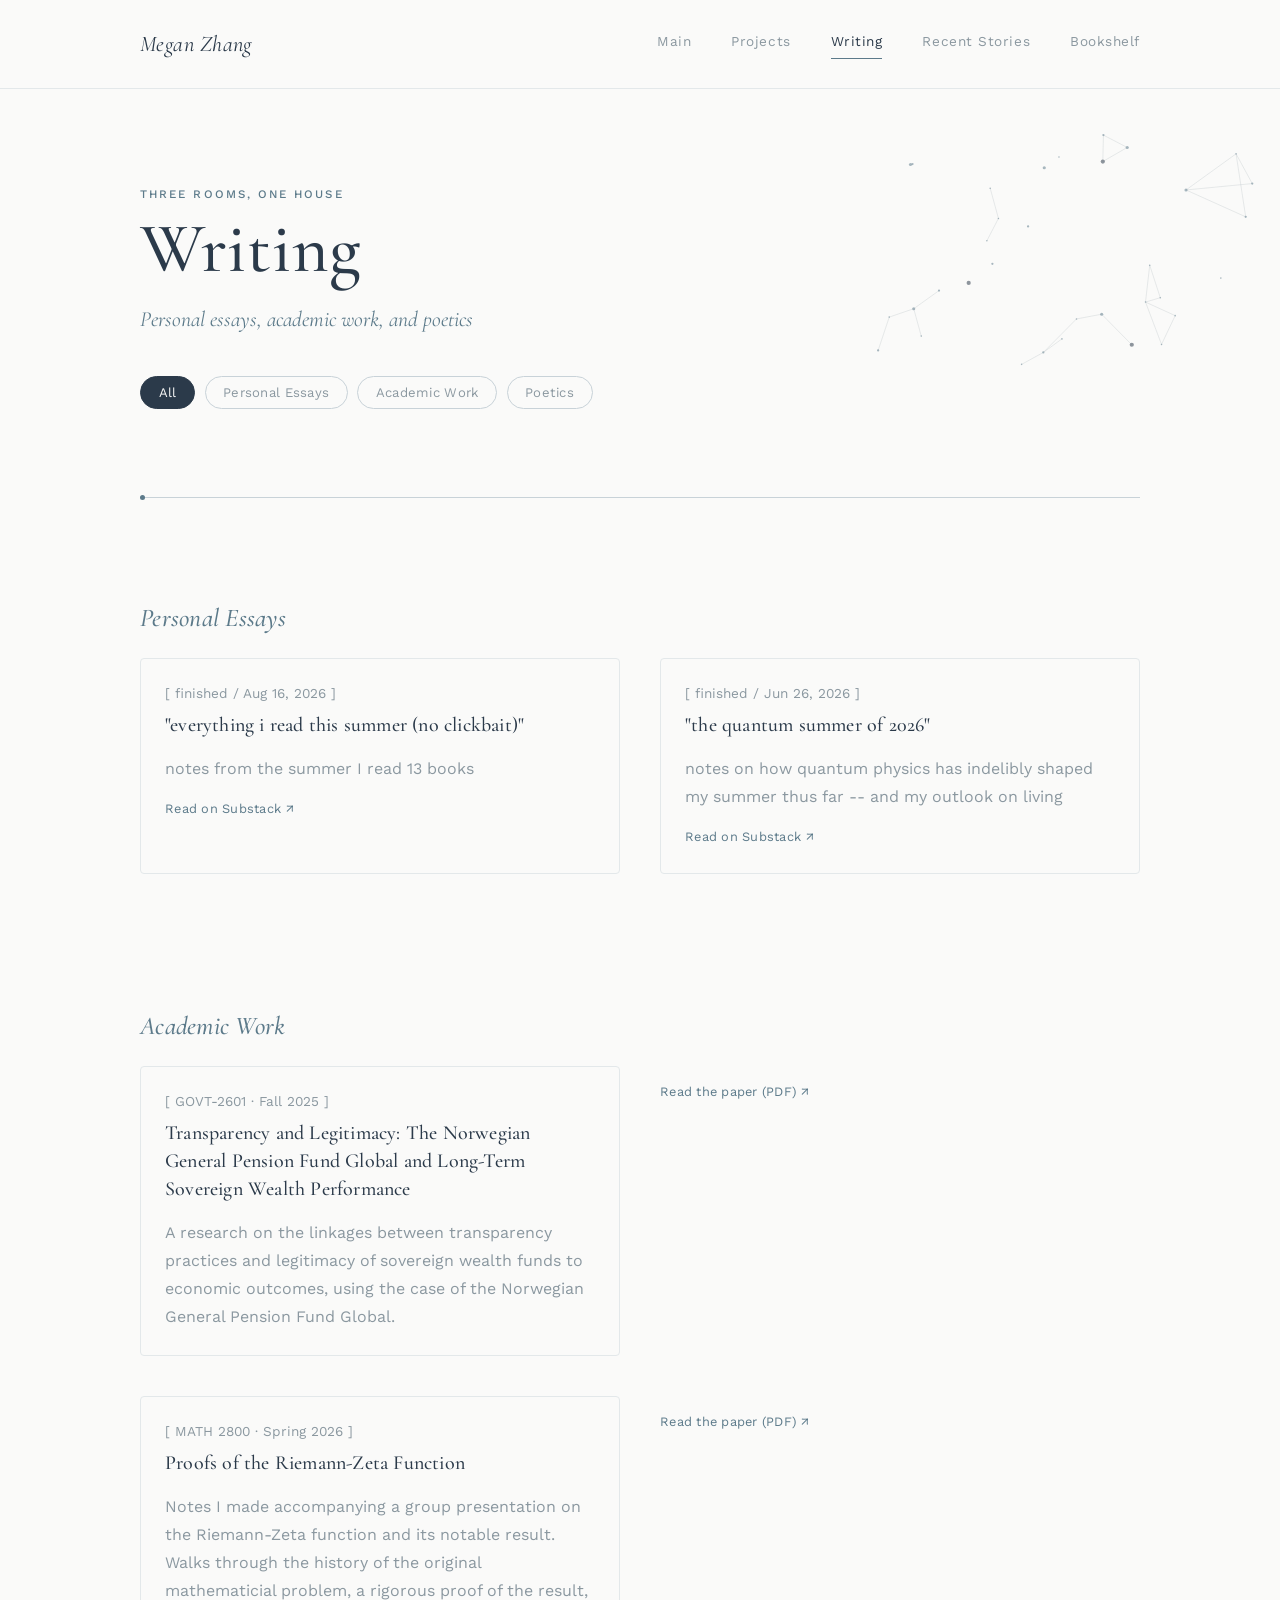
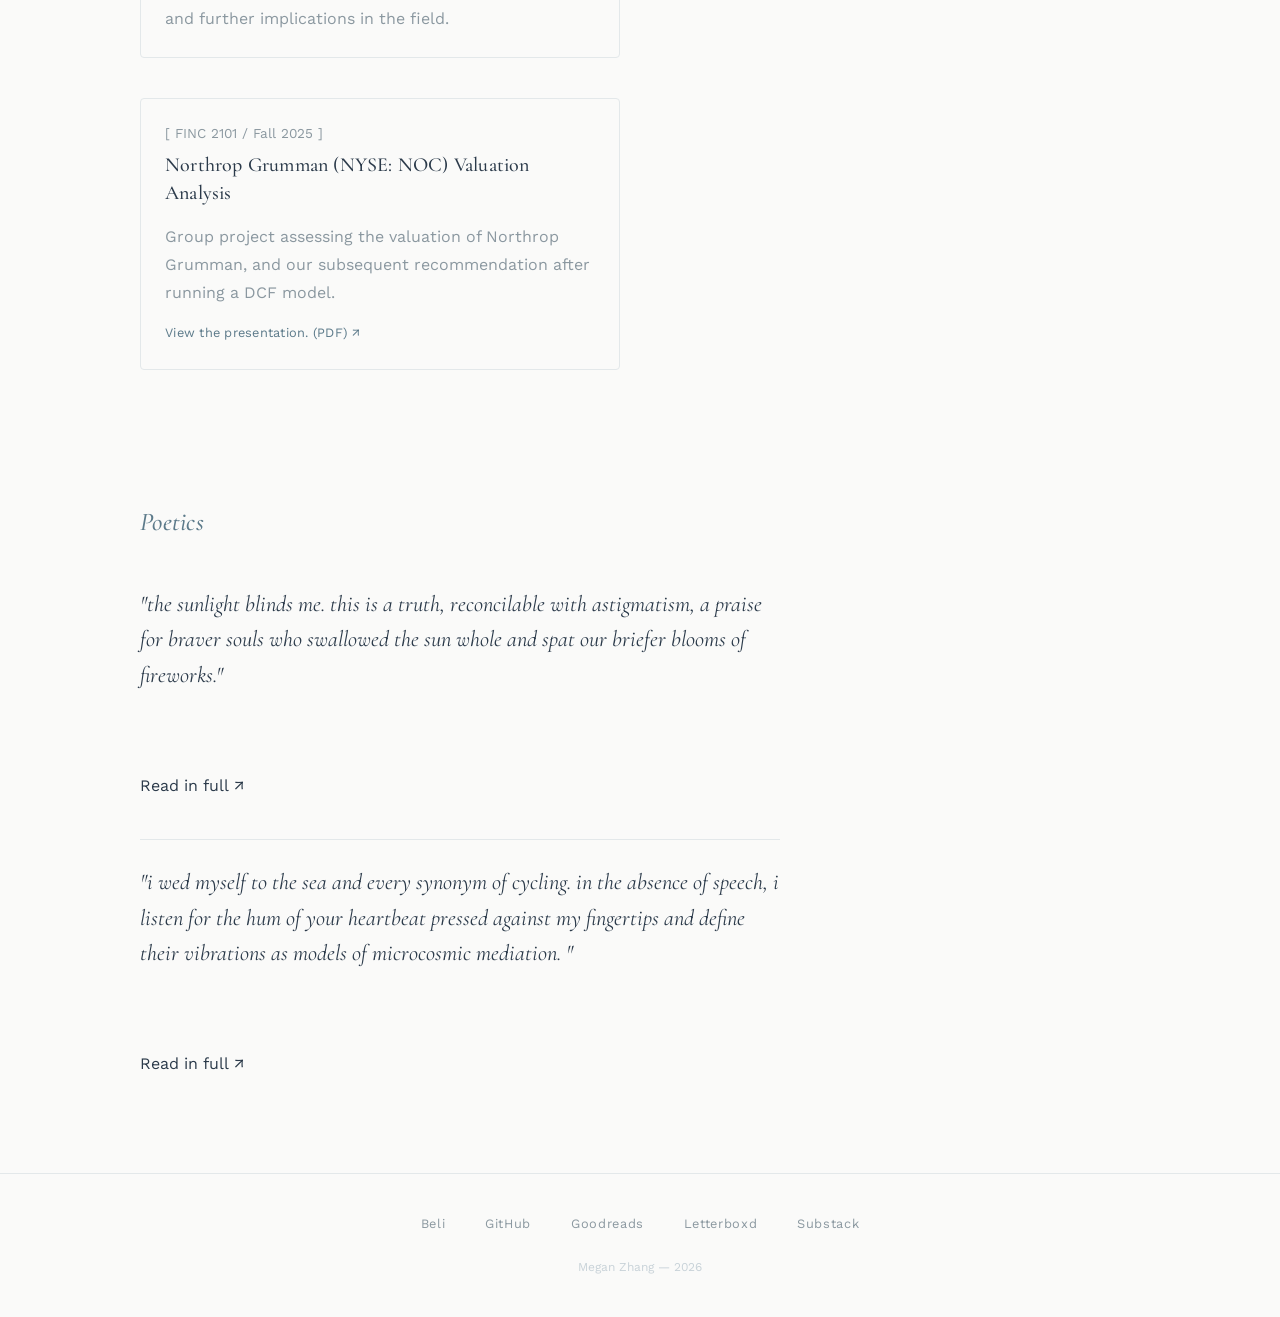
<file: writing.html>
<!DOCTYPE html>
<html lang="en">
<head>
<meta charset="UTF-8">
<meta name="viewport" content="width=device-width, initial-scale=1.0">
<title>Writing — Megan Zhang</title>
<link rel="preconnect" href="https://fonts.googleapis.com">
<link rel="preconnect" href="https://fonts.gstatic.com" crossorigin>
<link href="https://fonts.googleapis.com/css2?family=Cormorant+Garamond:ital,wght@0,400;0,500;0,600;1,400;1,500&family=Pinyon+Script&family=Work+Sans:wght@300;400;500;600&display=swap" rel="stylesheet">
<link rel="stylesheet" href="assets/css/main.css">
<link rel="stylesheet" href="assets/css/writing.css">
</head>
<body>

<div class="loader" aria-hidden="true">
  <div class="loader-rabbit"><img src="assets/img/rabbit.svg" alt=""></div>
  <div class="loader-track"></div>
  <p class="loader-label">just a moment</p>
</div>

<nav class="site-nav">
  <div class="wrap">
    <a href="index.html" class="wordmark">Megan Zhang</a>
    <button class="nav-toggle" aria-label="Toggle navigation"><span></span><span></span><span></span></button>
    <div class="nav-links">
      <a href="index.html">Main</a>
      <a href="projects.html">Projects</a>
      <a href="writing.html" class="active">Writing</a>
      <a href="stories.html">Recent Stories</a>
      <a href="bookshelf.html">Bookshelf</a>
    </div>
  </div>
</nav>

<header class="page-header writing-header">
  <img class="writing-constellation" src="assets/img/constellation.svg" alt="" aria-hidden="true">
  <div class="wrap">
    <p class="eyebrow">Three rooms, one house</p>
    <h1>Writing</h1>
    <p class="lede">Personal essays, academic work, and poetics</p>
  </div>
</header>

<main>
  <div class="wrap">
    <div class="writing-filter" role="tablist" aria-label="Writing categories">
      <button class="filter-btn active" data-filter="all" role="tab" aria-selected="true">All</button>
      <button class="filter-btn" data-filter="essays" role="tab" aria-selected="false">Personal Essays</button>
      <button class="filter-btn" data-filter="academic" role="tab" aria-selected="false">Academic Work</button>
      <button class="filter-btn" data-filter="poetics" role="tab" aria-selected="false">Poetics</button>
    </div>
    <div class="breathing-rule"></div>
  </div>

  <!-- PERSONAL ESSAYS -->
<!-- PERSONAL ESSAYS -->
<section class="writing-section" data-category="essays">
  <div class="wrap">
    <h2 class="section-label font-display">Personal Essays</h2>
    <div class="writing-grid">

      <a href="https://meiyzhang.substack.com/p/everything-i-read-this-summer-no?r=4xrnil&utm_campaign=post&utm_medium=web&showWelcomeOnShare=true" class="writing-card reveal" target="_blank">
        <p class="small">[ finished / Aug 16, 2026 ]</p>
        <h3>"everything i read this summer (no clickbait)"</h3>
        <p class="body-text muted">notes from the summer I read 13 books</p>
        <span class="read-more">Read on Substack ↗</span>
      </a>

      <a href="https://substack.com/home/post/p-203653717" class="writing-card reveal" target="_blank">
        <p class="small">[ finished / Jun 26, 2026 ]</p>
        <h3>"the quantum summer of 2026"</h3>
        <p class="body-text muted">notes on how quantum physics has indelibly shaped my summer thus far -- and my outlook on living</p>
        <span class="read-more">Read on Substack ↗</span>
      </a>

    </div>
  </div>
</section>

  <!-- ACADEMIC WORK -->
  <section class="writing-section" data-category="academic">
    <div class="wrap">
      <h2 class="section-label font-display">Academic Work</h2>
      <div class="writing-grid">
        <a href="#" class="writing-card reveal">
          <p class="small">[ GOVT-2601 · Fall 2025 ]</p>
          <h3>Transparency and Legitimacy:  The Norwegian General Pension Fund Global and Long-Term Sovereign Wealth Performance</h3>
          <p class="body-text muted"> A research on the linkages between transparency practices and legitimacy 
            of sovereign wealth funds to economic outcomes, using the case of the Norwegian General Pension Fund Global.</p>
          <a href="assets/docs/Transparency and Legitimacy_  The Norwegian General Pension Fund Global and Long-Term Sovereign Wealth Performance (1).pdf" class="read-more">Read the paper (PDF) ↗</a>
        </a>
        <a href="#" class="writing-card reveal">
          <p class="small">[ MATH 2800 · Spring 2026 ]</p>
          <h3>Proofs of the Riemann-Zeta Function</h3>
          <p class="body-text muted">Notes I made accompanying a group presentation on the Riemann-Zeta function and its notable result. Walks through
            the history of the original mathematicial problem, a rigorous proof of the result, and further implications in the field.</p>
          <a href="assets/docs/Riemann_Zeta_Notes_mz.pdf" class="read-more">Read the paper (PDF) ↗</a
        </a>
        <a href="#" class="writing-card reveal">
          <p class="small">[ FINC 2101 / Fall 2025 ]</p>
          <h3>Northrop Grumman (NYSE: NOC) Valuation Analysis</h3>
          <p class="body-text muted">Group project assessing the valuation of Northrop Grumman, and our subsequent recommendation after running a DCF model.</p>
          <span class="read-more">View the presentation. (PDF) ↗</span>
        </a>
      </div>
    </div>
  </section>

  <!-- POETICS -->
  <section class="writing-section" data-category="poetics">
    <div class="wrap">
      <h2 class="section-label font-display">Poetics</h2>
      <div class="poetics-list">
        <a href="#" class="poem-card reveal">
          <p class="poem-excerpt font-display">"the sunlight blinds me. this is a truth, reconcilable with astigmatism, a praise for braver souls who swallowed the
            sun whole and spat our briefer blooms of fireworks."</p>
          <a href= "https://www.instagram.com/p/DGilRqSR18c/?img_index=1" "read-more">Read in full ↗</a>
        </a>
        <a href="#" class="poem-card reveal">
          <p class="poem-excerpt font-display">"i wed myself to the sea and every synonym of 
cycling. in the absence of speech, i listen for the
hum of your heartbeat pressed against my fingertips
and define their vibrations as models of microcosmic mediation.
"</p>
          <a href= "https://www.instagram.com/p/DYv140XlpHv/?img_index=2" "read-more">Read in full ↗</a>
        </a>
      </div>
    </div>
  </section>
</main>

<footer class="site-footer">
  <div class="wrap">
    <nav class="social-tab" aria-label="Social links">
      <a href="https://beliapp.co/app/meiyzhang" target="_blank" rel="noopener">Beli</a>
      <a href="https://github.com/meiyzhang" target="_blank" rel="noopener">GitHub</a>
      <a href="https://www.goodreads.com/meiyzhang" target="_blank" rel="noopener">Goodreads</a>
      <a href="https://letterboxd.com/zhmeiyu/" target="_blank" rel="noopener">Letterboxd</a>
      <a href="https://substack.com/@meiyzhang" target="_blank" rel="noopener">Substack</a>
    </nav>
    <p class="footer-note">Megan Zhang — 2026</p>
  </div>
</footer>

<script src="assets/js/main.js"></script>
<script src="assets/js/writing.js"></script>
</body>
</html>
</file>
<file: assets/css/main.css>
/* ============================================================
   MEGAN ZHANG — personal site
   Design language: "poetic simplicity"
   Palette: warm white / slate blue / steel blue / grey-blue
   Type: Cormorant Garamond (display) + Work Sans (body)
         + Pinyon Script (rare accent flourish)
   Signature graphic: flowing contour-line fields (topographic
   meets wind/water) developed as custom SVG art.
   ============================================================ */

:root {
  /* ---- color ---- */
  --bone:        #FAFAF9;
  --paper:       #FFFFFF;
  --ink:         #1F2933;
  --slate:       #2B3A4A;
  --steel:       #5C7A8A;
  --mist:        #8B98A0;
  --hairline:    #C8D2D8;
  --hairline-soft: #E3E8EA;
  --wash:        #F1F4F5;

  /* ---- type ---- */
  --font-display: 'Cormorant Garamond', 'Times New Roman', serif;
  --font-body: 'Work Sans', -apple-system, BlinkMacSystemFont, 'Segoe UI', sans-serif;
  --font-script: 'Pinyon Script', 'Cormorant Garamond', cursive;

  /* ---- spacing ---- */
  --space-1: 0.5rem;  --space-2: 1rem;   --space-3: 1.5rem;
  --space-4: 2.5rem;  --space-5: 4rem;   --space-6: 6rem;  --space-7: 9rem;

  /* ---- layout ---- */
  --content-max: 1080px;
  --content-narrow: 720px;
  --nav-height: 88px;

  --ease: cubic-bezier(0.4, 0, 0.2, 1);
}

/* ============================================================ RESET */
*, *::before, *::after { box-sizing: border-box; }
html, body { margin: 0; padding: 0; }
img, svg { max-width: 100%; display: block; }
a { color: inherit; text-decoration: none; }
button { font-family: inherit; cursor: pointer; }
ul, ol { margin: 0; padding: 0; list-style: none; }
h1, h2, h3, h4, p { margin: 0; }
html { scroll-behavior: smooth; }

@media (prefers-reduced-motion: reduce) {
  html { scroll-behavior: auto; }
  *, *::before, *::after {
    animation-duration: 0.01ms !important;
    transition-duration: 0.01ms !important;
  }
}

body {
  background: var(--bone);
  color: var(--slate);
  font-family: var(--font-body);
  font-size: 16px;
  line-height: 1.6;
  -webkit-font-smoothing: antialiased;
}

::selection { background: var(--hairline); color: var(--ink); }
:focus-visible { outline: 2px solid var(--steel); outline-offset: 3px; border-radius: 2px; }

/* ============================================================ TYPE */
.font-display { font-family: var(--font-display); }
.font-script { font-family: var(--font-script); }

h1, h2, h3, .display {
  font-family: var(--font-display);
  font-weight: 500;
  color: var(--slate);
  letter-spacing: 0.01em;
}
h1 { font-size: clamp(2.6rem, 6vw, 4.4rem); line-height: 1.08; }
h2 { font-size: clamp(1.7rem, 3vw, 2.3rem); line-height: 1.25; }
h3 { font-size: 1.3rem; line-height: 1.4; }

.script-accent {
  font-family: var(--font-script);
  color: var(--steel);
  font-size: clamp(2rem, 4vw, 3rem);
  line-height: 1;
  font-weight: 400;
}

.eyebrow {
  font-family: var(--font-body);
  font-size: 0.72rem;
  letter-spacing: 0.18em;
  text-transform: uppercase;
  color: var(--steel);
  font-weight: 500;
}

.lede {
  font-family: var(--font-display);
  font-style: italic;
  font-size: 1.35rem;
  color: var(--steel);
  line-height: 1.5;
}

.body-text { color: var(--slate); font-size: 1rem; line-height: 1.75; }
.muted { color: var(--mist); }
.small { font-size: 0.85rem; color: var(--mist); }

/* ============================================================ LAYOUT */
.wrap { max-width: var(--content-max); margin: 0 auto; padding: 0 var(--space-4); }
.wrap-narrow { max-width: var(--content-narrow); margin: 0 auto; padding: 0 var(--space-4); }
@media (max-width: 640px) { .wrap, .wrap-narrow { padding: 0 var(--space-3); } }
section { padding: var(--space-6) 0; }

/* ============================================================ NAV */
.site-nav {
  position: sticky; top: 0; z-index: 100;
  background: rgba(250, 250, 249, 0.88);
  backdrop-filter: blur(8px);
  border-bottom: 1px solid var(--hairline-soft);
}
.site-nav .wrap {
  display: flex; align-items: center; justify-content: space-between;
  height: var(--nav-height);
}
.wordmark {
  font-family: var(--font-display);
  font-size: 1.4rem; font-style: italic;
  color: var(--slate); letter-spacing: 0.02em;
}
.nav-links { display: flex; gap: var(--space-4); }
.nav-links a {
  font-size: 0.85rem; letter-spacing: 0.04em; color: var(--mist);
  position: relative; padding-bottom: 4px; transition: color 0.25s var(--ease);
}
.nav-links a:hover { color: var(--steel); }
.nav-links a.active { color: var(--slate); }
.nav-links a.active::after {
  content: ''; position: absolute; left: 0; right: 0; bottom: -2px;
  height: 1px; background: var(--steel);
}
.nav-toggle { display: none; background: none; border: none; flex-direction: column; gap: 5px; padding: 8px; }
.nav-toggle span { width: 22px; height: 1px; background: var(--slate); display: block; }

@media (max-width: 760px) {
  .nav-links {
    position: absolute; top: var(--nav-height); left: 0; right: 0;
    background: var(--bone); border-bottom: 1px solid var(--hairline-soft);
    flex-direction: column; gap: 0; max-height: 0; overflow: hidden;
    transition: max-height 0.3s var(--ease);
  }
  .nav-links.open { max-height: 400px; }
  .nav-links a { padding: var(--space-2) var(--space-3); width: 100%; }
  .nav-toggle { display: flex; }
}

/* ============================================================
   SIGNATURE — the "breathing rule" (hairline + drifting dot)
   ============================================================ */
.breathing-rule {
  position: relative; height: 1px; background: var(--hairline);
  margin: var(--space-5) 0; overflow: visible;
}
.breathing-rule::after {
  content: ''; position: absolute; top: 50%; left: 0;
  width: 5px; height: 5px; margin-top: -2.5px; border-radius: 50%;
  background: var(--steel); animation: drift 7s ease-in-out infinite;
}
@keyframes drift {
  0%   { left: 0%;   opacity: 0.2; }
  50%  { left: 96%;  opacity: 0.9; }
  100% { left: 0%;   opacity: 0.2; }
}
.breathing-rule.short { width: 64px; margin: var(--space-3) 0; }
@media (prefers-reduced-motion: reduce) {
  .breathing-rule::after { animation: none; left: 0; opacity: 0.6; }
}

/* ============================================================ BUTTONS / PILLS / TAGS */
.btn {
  display: inline-flex; align-items: center; gap: 0.5rem;
  padding: 0.65rem 1.4rem; border-radius: 999px;
  font-size: 0.85rem; letter-spacing: 0.02em;
  border: 1px solid var(--slate); color: var(--slate);
  background: transparent; transition: all 0.25s var(--ease);
}
.btn:hover { background: var(--slate); color: var(--bone); }
.btn-solid { background: var(--slate); color: var(--bone); border-color: var(--slate); }
.btn-solid:hover { background: var(--steel); border-color: var(--steel); }

/* small pill like the ART "See More" */
.pill {
  display: inline-flex; align-items: center; gap: 0.4rem;
  padding: 0.5rem 1.2rem; border-radius: 999px;
  font-size: 0.76rem; letter-spacing: 0.06em;
  background: var(--slate); color: var(--bone);
  border: 1px solid var(--slate);
  transition: all 0.25s var(--ease);
}
.pill:hover { background: transparent; color: var(--slate); }
.pill.ghost { background: transparent; color: var(--slate); }
.pill.ghost:hover { background: var(--slate); color: var(--bone); }

.tag {
  display: inline-block; font-size: 0.72rem; letter-spacing: 0.04em;
  color: var(--steel); background: var(--wash);
  border-radius: 999px; padding: 0.3rem 0.8rem;
}
.hashtag {
  display: inline-block; font-size: 0.78rem; letter-spacing: 0.02em;
  color: var(--steel); border: 1px solid var(--hairline);
  border-radius: 999px; padding: 0.35rem 0.9rem;
  transition: all 0.25s var(--ease);
}
.hashtag:hover { background: var(--wash); border-color: var(--steel); }

/* ============================================================
   IMAGE SLOT — an open, designed placeholder for real photos
   Usage: <div class="img-slot" style="--ratio: 4/5;"> ... </div>
   Drop an <img> in to replace; the slot styling falls away.
   ============================================================ */
.img-slot {
  position: relative;
  aspect-ratio: var(--ratio, 4 / 3);
  border-radius: 4px;
  overflow: hidden;
  background:
    linear-gradient(135deg, var(--wash) 0%, #E8EDEF 55%, var(--hairline-soft) 100%);
  border: 1px solid var(--hairline-soft);
  display: flex;
  flex-direction: column;
  align-items: center;
  justify-content: center;
  gap: 0.6rem;
}
.img-slot > img {
  position: absolute; inset: 0;
  width: 100%; height: 100%; object-fit: cover;
}
.img-slot-mark {
  width: 38px; height: 38px; color: var(--steel); opacity: 0.7;
}
.img-slot-label {
  font-size: 0.68rem; letter-spacing: 0.18em; text-transform: uppercase;
  color: var(--steel); opacity: 0.75;
}
.img-slot.round { border-radius: 18px; }

/* ============================================================
   PALETTE-SWATCH BAR (echoes the Tokyo-blog colour strip)
   ============================================================ */
.swatch-bar {
  display: flex; align-items: center; gap: var(--space-3);
  flex-wrap: wrap;
  padding: var(--space-2) 0;
  border-top: 1px solid var(--hairline-soft);
  border-bottom: 1px solid var(--hairline-soft);
}
.swatch { display: flex; align-items: center; gap: 0.6rem; }
.swatch-dot {
  width: 22px; height: 22px; border-radius: 50%;
  border: 1px solid var(--hairline);
}
.swatch-hex { font-size: 0.74rem; letter-spacing: 0.06em; color: var(--mist); }

/* ============================================================
   "NOW" CARD (echoes the Tokyo "NOW PLAYING" widget)
   ============================================================ */
.now-card {
  display: flex; align-items: center; gap: var(--space-2);
  padding: var(--space-2);
  border: 1px solid var(--hairline-soft);
  border-radius: 16px;
  background: var(--paper);
  max-width: 340px;
}
.now-card .now-thumb {
  flex-shrink: 0; width: 64px; height: 64px; border-radius: 10px;
  --ratio: 1 / 1;
}
.now-card .now-meta .eyebrow { margin-bottom: 0.2rem; }
.now-card .now-title { font-family: var(--font-display); font-size: 1.15rem; color: var(--slate); }
.now-card .now-sub { font-size: 0.8rem; color: var(--mist); }

/* ============================================================ FOOTER / SOCIAL */
.site-footer { border-top: 1px solid var(--hairline-soft); padding: var(--space-4) 0; }
.social-tab { display: flex; justify-content: center; gap: var(--space-4); flex-wrap: wrap; }
.social-tab a {
  font-size: 0.8rem; letter-spacing: 0.05em; color: var(--mist);
  transition: color 0.25s var(--ease);
}
.social-tab a:hover { color: var(--steel); }
.footer-note { text-align: center; margin-top: var(--space-3); font-size: 0.75rem; color: var(--hairline); }

/* ============================================================ LOADER (hopping rabbit) */
.loader {
  position: fixed; inset: 0; z-index: 9999; background: var(--bone);
  display: flex; flex-direction: column; align-items: center; justify-content: center;
  gap: var(--space-3);
  transition: opacity 0.5s var(--ease), visibility 0.5s var(--ease);
}
.loader.hidden { opacity: 0; visibility: hidden; pointer-events: none; }
.loader-rabbit { width: 64px; height: 64px; }
.loader-rabbit img, .loader-rabbit svg {
  width: 100%; height: 100%;
  animation: hop 0.9s var(--ease) infinite;
}
@keyframes hop {
  0%   { transform: translateY(0) scaleY(1); }
  20%  { transform: translateY(-2px) scaleY(1.04); }
  45%  { transform: translateY(-22px) scaleY(0.96); }
  65%  { transform: translateY(0) scaleY(0.9); }
  100% { transform: translateY(0) scaleY(1); }
}
.loader-track { width: 120px; height: 1px; background: var(--hairline-soft); position: relative; overflow: hidden; }
.loader-track::after {
  content: ''; position: absolute; top: 0; left: -40%; width: 40%; height: 100%;
  background: var(--steel); animation: track-sweep 0.9s ease-in-out infinite;
}
@keyframes track-sweep { 0% { left: -40%; } 100% { left: 100%; } }
.loader-label { font-family: var(--font-display); font-style: italic; font-size: 0.95rem; color: var(--mist); letter-spacing: 0.02em; }
@media (prefers-reduced-motion: reduce) {
  .loader-rabbit img, .loader-rabbit svg { animation: none; }
  .loader-track::after { animation: none; left: 0; width: 100%; opacity: 0.5; }
}

/* ============================================================ SCROLL PROGRESS (thin breathing-rule echo, fixed under nav) */
.scroll-progress {
  position: fixed; top: 0; left: 0; right: 0; height: 2px;
  z-index: 200; background: transparent; pointer-events: none;
}
.scroll-progress-fill {
  display: block; width: 100%; height: 100%;
  background: linear-gradient(90deg, var(--hairline) 0%, var(--steel) 100%);
  transform: scaleX(0); transform-origin: left center;
  transition: transform 0.12s linear;
}
@media (prefers-reduced-motion: reduce) {
  .scroll-progress-fill { transition: none; }
}

/* ============================================================ SCROLL REVEAL */
.reveal { opacity: 0; transform: translateY(16px); transition: opacity 0.7s var(--ease), transform 0.7s var(--ease); }
.reveal.is-visible { opacity: 1; transform: translateY(0); }
@media (prefers-reduced-motion: reduce) { .reveal { opacity: 1; transform: none; transition: none; } }

/* ============================================================ SHARED SUB-PAGE HEADER */
.page-header { padding: var(--space-6) 0 var(--space-4); }
.page-header.bordered { border-bottom: 1px solid var(--hairline-soft); margin-bottom: var(--space-5); }
.page-header h1 { margin: var(--space-1) 0 var(--space-2); }
.page-header .lede { max-width: 640px; }
.page-header.center { text-align: center; }
.page-header.center .lede { margin-left: auto; margin-right: auto; }
</file>
<file: assets/css/index.css>
/* ============================================================
   HOME PAGE
   ============================================================ */
.hero {
  position: relative;
  padding: var(--space-6) 0 var(--space-5);
  overflow: hidden;
}

.hero-grid {
  position: relative;
  z-index: 1;
  display: grid;
  grid-template-columns: 1.25fr 0.75fr;
  gap: var(--space-5);
  align-items: center;
}

.hero-copy h1 { margin: 0.4rem 0 0.2rem; }
.hero-copy .script-accent { margin-bottom: var(--space-2); }
.hero-copy .lede { max-width: 30ch; }

.hero-portrait .img-slot {
  box-shadow: 0 20px 50px -28px rgba(43, 58, 74, 0.4);
}

@media (max-width: 860px) {
  .hero-grid { grid-template-columns: 1fr; gap: var(--space-4); }
  .hero-portrait { max-width: 320px; }
}

/* ---- about ---- */
.about-grid {
  display: grid;
  grid-template-columns: repeat(3, 1fr);
  gap: var(--space-5);
}
.about-block h2 { margin: var(--space-1) 0 var(--space-2); font-size: 1.5rem; }
@media (max-width: 860px) {
  .about-grid { grid-template-columns: 1fr; gap: var(--space-4); }
}

/* ---- explore ---- */
.explore-section { padding-top: 0; }
.explore-grid {
  display: grid;
  grid-template-columns: repeat(4, 1fr);
  gap: 1px;
  background: var(--hairline-soft);
  border: 1px solid var(--hairline-soft);
  margin-top: var(--space-3);
}
.explore-card {
  background: var(--paper);
  padding: var(--space-4) var(--space-3);
  transition: background 0.25s var(--ease), transform 0.35s var(--ease);
}
.explore-card:hover { background: var(--wash); transform: translateY(-3px); }
.explore-card h3 {
  margin-bottom: var(--space-1);
  position: relative;
  display: inline-block;
}
.explore-card h3::after {
  content: '';
  position: absolute; left: 0; bottom: -3px;
  width: 0; height: 1px; background: var(--steel);
  transition: width 0.3s var(--ease);
}
.explore-card:hover h3::after { width: 100%; }
@media (prefers-reduced-motion: reduce) {
  .explore-card, .explore-card h3::after { transition: none; }
  .explore-card:hover { transform: none; }
}
@media (max-width: 760px) { .explore-grid { grid-template-columns: 1fr; } }
</file>
<file: assets/css/bookshelf.css>
/* ============================================================
   BOOKSHELF PAGE
   ============================================================ */

/* featured currently-reading */
.featured-book {
  display: grid;
  grid-template-columns: 140px 1fr;
  gap: var(--space-4);
  align-items: center;
}
.featured-cover { box-shadow: 0 16px 36px -22px rgba(43,58,74,0.4); }
.featured-meta h2 { font-size: 2rem; margin: 0.2rem 0 0.1rem; }
@media (max-width: 600px) {
  .featured-book { grid-template-columns: 110px 1fr; gap: var(--space-3); }
  .featured-meta h2 { font-size: 1.5rem; }
}

.section-label { font-style: italic; font-size: 1.6rem; color: var(--steel); margin-bottom: var(--space-3); }

.shelf-section { padding: var(--space-2) 0; }

.shelf-row {
  display: flex; flex-wrap: wrap; align-items: flex-end; gap: var(--space-2);
  padding-bottom: var(--space-2);
  border-bottom: 2px solid var(--slate);
  position: relative;
}
.shelf-row::after {
  content: ''; position: absolute; left: 0; right: 0; bottom: -6px; height: 6px;
  background: linear-gradient(to bottom, rgba(43,58,74,0.06), transparent);
}

.book-spine {
  width: 56px; height: 220px;
  background: var(--spine-color, var(--steel));
  border: none; border-radius: 2px 2px 0 0;
  display: flex; flex-direction: column; justify-content: space-between; align-items: center;
  padding: var(--space-3) 0.4rem;
  transition: transform 0.25s var(--ease), box-shadow 0.25s var(--ease);
  box-shadow: 0 1px 0 rgba(0,0,0,0.04);
}
.book-spine:hover { transform: translateY(-6px); box-shadow: 0 10px 16px -8px rgba(43, 58, 74, 0.35); }

.spine-title {
  writing-mode: vertical-rl; text-orientation: mixed;
  font-family: var(--font-display); font-size: 0.82rem; color: var(--bone);
  letter-spacing: 0.02em; line-height: 1.3; max-height: 160px; overflow: hidden;
}
.spine-author {
  writing-mode: vertical-rl; text-orientation: mixed;
  font-size: 0.62rem; color: var(--bone); opacity: 0.75; letter-spacing: 0.04em;
}

.shelf-hint { margin-top: var(--space-3); }

@media (max-width: 700px) {
  .book-spine { width: 46px; height: 180px; }
  .spine-title { font-size: 0.72rem; max-height: 130px; }
}

/* ---- modal ---- */
.book-modal {
  position: fixed; inset: 0; z-index: 200;
  display: flex; align-items: center; justify-content: center;
  opacity: 0; visibility: hidden;
  transition: opacity 0.3s var(--ease), visibility 0.3s var(--ease);
}
.book-modal.open { opacity: 1; visibility: visible; }
.book-modal-backdrop { position: absolute; inset: 0; background: rgba(31, 41, 51, 0.35); backdrop-filter: blur(2px); }
.book-modal-panel {
  position: relative; background: var(--paper);
  max-width: 440px; width: calc(100% - 2.5rem);
  max-height: calc(100vh - 4rem);
  display: flex; flex-direction: column;
  padding: var(--space-4); border-radius: 6px;
  box-shadow: 0 20px 60px -20px rgba(31, 41, 51, 0.35);
  transform: translateY(12px); transition: transform 0.3s var(--ease);
}
.book-modal.open .book-modal-panel { transform: translateY(0); }
.book-modal-close {
  position: absolute; top: var(--space-2); right: var(--space-2);
  background: none; border: none; font-size: 1.4rem; color: var(--mist); line-height: 1; padding: 0.3rem;
  z-index: 1;
}
.book-modal-close:hover { color: var(--slate); }

/* fixed header block (title/author/rating/rule) never scrolls away */
.book-modal-status,
.book-modal-title,
.book-modal-author,
.book-modal-rating { flex-shrink: 0; }
.book-modal-title { font-size: 1.7rem; margin: 0.3rem 0 0.2rem; padding-right: var(--space-3); }
.book-modal-author { font-size: 0.95rem; margin-bottom: 0.4rem; }
.book-modal-rating { color: var(--steel); letter-spacing: 0.05em; font-size: 0.95rem; }

/* only the review body scrolls, once it's too long for the panel */
.book-modal-review {
  margin-top: var(--space-2);
  overflow-y: auto;
  padding-right: var(--space-2);
  /* fade the bottom edge slightly so a cut-off line reads as "more below" */
  mask-image: linear-gradient(to bottom, #000 calc(100% - 18px), transparent 100%);
}
.book-modal-review::-webkit-scrollbar { width: 6px; }
.book-modal-review::-webkit-scrollbar-thumb { background: var(--hairline); border-radius: 3px; }
.book-modal-review::-webkit-scrollbar-track { background: transparent; }
</file>
<file: assets/css/projects.css>
/* ============================================================
   PROJECTS PAGE — ART-gallery style
   ============================================================ */
.gallery { padding-top: var(--space-2); padding-bottom: var(--space-6); }

.gallery-grid {
  display: grid;
  grid-template-columns: repeat(3, 1fr);
  gap: var(--space-4);
}

.gallery-card {
  background: var(--paper);
  border: 1px solid var(--hairline-soft);
  border-radius: 4px;
  overflow: hidden;
  display: flex;
  flex-direction: column;
  transition: transform 0.3s var(--ease), box-shadow 0.3s var(--ease);
}
.gallery-card:hover {
  transform: translateY(-4px);
  box-shadow: 0 18px 40px -24px rgba(43, 58, 74, 0.35);
}

/* the image slot sits flush at the top of the card */
.gallery-card .img-slot {
  border: none;
  border-radius: 0;
  border-bottom: 1px solid var(--hairline-soft);
}

.gallery-body {
  text-align: center;
  padding: var(--space-3) var(--space-3) var(--space-4);
  display: flex;
  flex-direction: column;
  align-items: center;
  gap: 0.4rem;
}
.gallery-body h3 { font-size: 1.4rem; }
.card-meta { font-size: 0.78rem; color: var(--mist); letter-spacing: 0.04em; }
.gallery-body .see-more { margin-top: var(--space-2); }

/* expandable detail */
.gallery-detail { max-height: 0; overflow: hidden; transition: max-height 0.4s var(--ease); }
.gallery-detail-inner {
  padding: 0 var(--space-3) var(--space-4);
  text-align: center;
}
.gallery-detail-inner .body-text { margin-bottom: var(--space-2); }
.project-tags {
  display: flex; flex-wrap: wrap; gap: 0.4rem; justify-content: center;
  margin: var(--space-2) 0 var(--space-3);
}
.project-links { display: flex; gap: 0.6rem; justify-content: center; flex-wrap: wrap; }

@media (max-width: 860px) { .gallery-grid { grid-template-columns: 1fr 1fr; } }
@media (max-width: 560px) { .gallery-grid { grid-template-columns: 1fr; } }

/* pager dots */
.gallery-pager {
  display: flex; justify-content: center; gap: 0.5rem;
  margin-top: var(--space-5);
}
.gallery-pager .dot {
  width: 24px; height: 2px; background: var(--hairline); border-radius: 2px;
}
.gallery-pager .dot.active { background: var(--steel); }

.view-all {
  text-align: center; margin-top: var(--space-3);
  font-family: var(--font-display); font-style: italic; font-size: 1.1rem;
}
.view-all a { color: var(--slate); border-bottom: 1px solid var(--hairline); padding-bottom: 2px; }
.view-all a:hover { color: var(--steel); }
</file>
<file: assets/css/stories.css>
/* ============================================================
   RECENT STORIES / plog
   ============================================================ */

.stories-hero { padding: var(--space-5) 0 0; }
.stories-bigtitle {
  font-size: clamp(3rem, 11vw, 8rem);
  line-height: 0.9;
  color: var(--slate);
  position: relative;
  z-index: 2;
  margin-bottom: -0.18em; 
}
.stories-hero-img {
  position: relative;
  z-index: 1;
  aspect-ratio: var(--ratio, 16 / 6);
  border-radius: 4px;
  overflow: hidden;
  background: var(--wash);
}
.stories-hero-video {
  position: absolute; inset: 0;
  width: 100%; height: 100%;
  object-fit: cover;
}
.stories-hero-veil {
  position: absolute; inset: 0;
  background: linear-gradient(180deg, rgba(43,58,74,0.08) 0%, rgba(43,58,74,0) 35%, rgba(43,58,74,0.16) 100%);
  pointer-events: none;
}

.stories-intro .now-card { align-items: flex-start; max-width: 320px; }
.stories-intro .now-disc-wrap { margin-top: 2px; }

/* now-playing disc */
.now-disc-wrap {
  flex-shrink: 0; width: 64px; height: 64px; border-radius: 50%;
  overflow: hidden;
  box-shadow: 0 8px 18px -12px rgba(43,58,74,0.45);
}
.now-disc {
  width: 100%; height: 100%; border-radius: 50%; position: relative;
  background:
    radial-gradient(circle at 34% 30%, rgba(255,255,255,0.6), rgba(255,255,255,0) 42%),
    conic-gradient(from 0deg,
      var(--hairline-soft) 0deg, var(--steel) 26deg, var(--hairline-soft) 52deg,
      var(--mist) 96deg, var(--hairline-soft) 130deg, var(--steel) 180deg,
      var(--hairline-soft) 220deg, var(--mist) 268deg, var(--hairline-soft) 310deg, var(--steel) 360deg);
  box-shadow: inset 0 0 0 1px var(--hairline-soft);
  animation: disc-spin 3.6s linear infinite;
}
.now-disc::after {
  content: ''; position: absolute; inset: 0; margin: auto;
  width: 9px; height: 9px; border-radius: 50%;
  background: var(--bone); box-shadow: 0 0 0 1px var(--hairline);
}
@keyframes disc-spin { to { transform: rotate(360deg); } }
@media (prefers-reduced-motion: reduce) {
  .now-disc { animation: none; }
}

.spotify-link {
  display: inline-flex; align-items: center; gap: 0.4rem;
  margin-top: 0.5rem;
  font-size: 0.76rem; letter-spacing: 0.03em; color: var(--steel);
  border-bottom: 1px solid transparent;
  transition: border-color 0.25s var(--ease), color 0.25s var(--ease);
}
.spotify-link:hover { color: var(--slate); border-color: var(--hairline); }
.spotify-icon { width: 15px; height: 15px; flex-shrink: 0; }

/* now-playing + welcome */
.stories-intro { padding: var(--space-5) 0 var(--space-4); }
.stories-intro-grid {
  display: flex; align-items: center; justify-content: space-between;
  gap: var(--space-4); flex-wrap: wrap;
}
.stories-welcome { text-align: right; }
.date-chips { display: flex; gap: 0.5rem; justify-content: flex-end; margin-bottom: 0.5rem; }
.chip {
  font-size: 0.74rem; letter-spacing: 0.04em; color: var(--mist);
  border: 1px solid var(--hairline); border-radius: 999px; padding: 0.3rem 0.9rem;
}
@media (max-width: 640px) {
  .stories-welcome { text-align: left; }
  .date-chips { justify-content: flex-start; }
}

/* scrollable photo carousel */
.story-cards { padding: var(--space-3) 0 var(--space-5); }
.carousel-head {
  display: flex; align-items: center; justify-content: space-between;
  margin-bottom: var(--space-2);
}
.carousel-arrows { display: flex; gap: 0.5rem; }
.carousel-arrow {
  width: 34px; height: 34px; border-radius: 50%;
  border: 1px solid var(--hairline); background: var(--paper); color: var(--slate);
  display: flex; align-items: center; justify-content: center;
  transition: all 0.25s var(--ease);
}
.carousel-arrow svg { width: 15px; height: 15px; }
.carousel-arrow:hover { background: var(--slate); color: var(--bone); border-color: var(--slate); }
.carousel-arrow:disabled { opacity: 0.3; pointer-events: none; }

.carousel-viewport {
  position: relative;
  -webkit-mask-image: linear-gradient(90deg, transparent 0, #000 14px, #000 calc(100% - 14px), transparent 100%);
  mask-image: linear-gradient(90deg, transparent 0, #000 14px, #000 calc(100% - 14px), transparent 100%);
}
.story-card-row {
  display: flex;
  gap: var(--space-3);
  overflow-x: auto;
  scroll-snap-type: x proximity;
  scroll-behavior: smooth;
  padding: 0.3rem 2px var(--space-2);
  scrollbar-width: none;
}
.story-card-row::-webkit-scrollbar { display: none; }

.story-card {
  flex: 0 0 calc((100% - (2 * var(--space-3))) / 3);
  scroll-snap-align: start;
}
.story-card h3 { font-size: 1.2rem; margin: var(--space-2) 0 0.3rem; }

@media (max-width: 860px) {
  .story-card { flex-basis: calc((100% - var(--space-3)) / 2); }
}
@media (max-width: 640px) {
  .carousel-arrows { display: none; }
  .story-card { flex-basis: 82%; } 
}

.story-card-clickable { cursor: pointer; }
.story-card-clickable .img-slot { position: relative; }
.story-card-expand {
  position: absolute; top: 10px; right: 10px;
  width: 30px; height: 30px; border-radius: 50%;
  background: rgba(43,58,74,0.55);
  backdrop-filter: blur(2px);
  display: flex; align-items: center; justify-content: center;
  color: var(--bone);
  opacity: 0.85; transform: scale(1);
  transition: opacity 0.25s var(--ease), transform 0.25s var(--ease), background 0.25s var(--ease);
}
.story-card-expand svg { width: 14px; height: 14px; }
.story-card-clickable:hover .story-card-expand,
.story-card-clickable:focus-visible .story-card-expand {
  opacity: 1; transform: scale(1.08); background: rgba(43,58,74,0.75);
}
.story-card-clickable:hover .img-slot,
.story-card-clickable:focus-visible .img-slot { box-shadow: 0 14px 30px -18px rgba(43,58,74,0.5); }
.story-card-clickable .img-slot.has-img { background: var(--wash); transition: box-shadow 0.3s var(--ease); }
@media (prefers-reduced-motion: reduce) {
  .story-card-expand { transition: none; }
}

/* ============================================================
   lightbox stuff
   ============================================================ */
.lightbox {
  position: fixed; inset: 0; z-index: 1000;
  display: flex; align-items: center; justify-content: center;
}
.lightbox[hidden] { display: none; }
.lightbox-backdrop {
  position: absolute; inset: 0;
  background: rgba(31, 41, 51, 0.78);
  backdrop-filter: blur(3px);
  opacity: 0;
  transition: opacity 0.35s var(--ease);
}
.lightbox.is-open .lightbox-backdrop { opacity: 1; }

.lightbox-shell {
  position: relative; z-index: 1;
  width: min(920px, 94vw);
  max-height: 92vh;
  display: flex; flex-direction: column;
  background: var(--paper);
  border-radius: 8px;
  overflow: hidden;
  box-shadow: 0 40px 80px -30px rgba(31,41,51,0.55);
  opacity: 0;
  transform: translateY(18px) scale(0.98);
  transition: opacity 0.35s var(--ease), transform 0.35s var(--ease);
}
.lightbox.is-open .lightbox-shell { opacity: 1; transform: translateY(0) scale(1); }

.lightbox-close {
  position: absolute; top: 12px; right: 12px; z-index: 3;
  width: 36px; height: 36px; border-radius: 50%;
  background: rgba(31,41,51,0.5); color: var(--bone);
  display: flex; align-items: center; justify-content: center;
  transition: background 0.25s var(--ease);
}
.lightbox-close:hover { background: rgba(31,41,51,0.75); }
.lightbox-close svg { width: 16px; height: 16px; }

.lightbox-stage {
  position: relative;
  display: flex; align-items: center; justify-content: center;
  background: var(--ink);
  min-height: 320px;
  flex: 1 1 auto;
  overflow: hidden;
}
.lightbox-media {
  width: 100%; height: 100%;
  max-height: min(70vh, 640px);
  display: flex; align-items: center; justify-content: center;
}
.lightbox-media img,
.lightbox-media video {
  width: 100%; height: 100%;
  max-height: min(70vh, 640px);
  object-fit: contain;
  display: block;
  background: var(--ink);
}

.lightbox-arrow {
  position: absolute; top: 50%; transform: translateY(-50%);
  z-index: 2;
  width: 40px; height: 40px; border-radius: 50%;
  background: rgba(255,255,255,0.12);
  color: var(--bone);
  display: flex; align-items: center; justify-content: center;
  transition: background 0.25s var(--ease);
}
.lightbox-arrow:hover { background: rgba(255,255,255,0.24); }
.lightbox-arrow:disabled { opacity: 0.25; pointer-events: none; }
.lightbox-arrow svg { width: 18px; height: 18px; }
.lightbox-prev { left: 12px; }
.lightbox-next { right: 12px; }

.lightbox-footer {
  padding: var(--space-3) var(--space-4);
  border-top: 1px solid var(--hairline-soft);
  text-align: center;
}
.lightbox-dots { display: flex; justify-content: center; gap: 6px; margin-bottom: 0.7rem; }
.lightbox-dot {
  width: 6px; height: 6px; border-radius: 50%;
  background: var(--hairline); transition: background 0.25s var(--ease), transform 0.25s var(--ease);
}
.lightbox-dot.is-active { background: var(--steel); transform: scale(1.3); }
.lightbox-caption {
  font-family: var(--font-display); font-style: italic;
  color: var(--slate); font-size: 1.05rem; max-width: 60ch; margin: 0 auto;
}
.lightbox-count { font-size: 0.72rem; letter-spacing: 0.1em; color: var(--mist); margin-top: 0.4rem; }

@media (max-width: 640px) {
  .lightbox-shell { width: 100vw; max-height: 100vh; border-radius: 0; }
  .lightbox-media, .lightbox-media img, .lightbox-media video { max-height: 56vh; }
  .lightbox-arrow { width: 34px; height: 34px; }
}
@media (prefers-reduced-motion: reduce) {
  .lightbox-backdrop, .lightbox-shell, .story-card-expand { transition: none; }
}

/* swatch strip */
.swatch-section { padding: var(--space-3) 0; }
.swatch-row { display: flex; align-items: center; justify-content: space-between; gap: var(--space-3); flex-wrap: wrap; }
.swatch-row .swatch-bar { border: none; flex: 1; min-width: 260px; }
.about-link { font-size: 0.82rem; color: var(--steel); letter-spacing: 0.03em; border-bottom: 1px solid var(--hairline); padding-bottom: 2px; }

/* notes */
.notebook { padding: var(--space-5) 0; }
.notebook-grid { display: grid; grid-template-columns: 1.1fr 0.9fr; gap: var(--space-5); align-items: start; }
.notebook-title { font-size: 2rem; letter-spacing: 0.04em; }
.notebook-text .body-text { margin-bottom: var(--space-2); }
.hashtags { display: flex; flex-wrap: wrap; gap: 0.5rem; margin-top: var(--space-3); }
.notebook-media { position: relative; }
.quote-bubble {
  background: var(--paper);
  border: 1px solid var(--hairline-soft);
  border-radius: 16px 16px 16px 4px;
  padding: var(--space-2) var(--space-3);
  margin-top: -28px;
  margin-left: var(--space-4);
  position: relative;
  z-index: 2;
  box-shadow: 0 12px 30px -20px rgba(43,58,74,0.3);
}
@media (max-width: 860px) {
  .notebook-grid { grid-template-columns: 1fr; gap: var(--space-4); }
  .notebook-media { max-width: 360px; }
}

/* diary feed thing */
.stories-feed-section { padding: var(--space-4) 0 var(--space-6); }
.stories-feed { max-width: 760px; }
.story-entry h2 { margin: var(--space-1) 0 var(--space-2); }
.story-meta { display: flex; align-items: center; justify-content: space-between; flex-wrap: wrap; gap: var(--space-2); margin-bottom: var(--space-1); }
.story-date { font-family: var(--font-display); font-style: italic; color: var(--steel); font-size: 1rem; }
.story-tags { display: flex; gap: 0.4rem; }
</file>
<file: assets/css/writing.css>
/* ============================================================
   WRITING PAGE
   ============================================================ */
.writing-header { position: relative; overflow: hidden; }
.writing-constellation {
  position: absolute; top: 0; right: 0;
  width: 420px; max-width: 50%;
  opacity: 0.7; pointer-events: none;
}
@media (max-width: 760px) { .writing-constellation { opacity: 0.4; } }

.writing-filter { display: flex; gap: 0.6rem; flex-wrap: wrap; padding-bottom: var(--space-3); }
.filter-btn {
  background: none; border: 1px solid var(--hairline); color: var(--mist);
  border-radius: 999px; padding: 0.5rem 1.1rem; font-size: 0.82rem;
  letter-spacing: 0.02em; transition: all 0.25s var(--ease);
}
.filter-btn:hover { border-color: var(--steel); color: var(--steel); }
.filter-btn.active { background: var(--slate); border-color: var(--slate); color: var(--bone); }

.writing-section { padding-top: var(--space-4); }
.section-label { font-style: italic; font-size: 1.6rem; color: var(--steel); margin-bottom: var(--space-3); }

.writing-grid { display: grid; grid-template-columns: repeat(2, 1fr); gap: var(--space-4); }
.writing-card {
  display: block; padding: var(--space-3);
  border: 1px solid var(--hairline-soft); border-radius: 4px;
  transition: border-color 0.25s var(--ease), transform 0.25s var(--ease);
}
.writing-card:hover { border-color: var(--hairline); transform: translateY(-2px); }
.writing-card h3 { margin: 0.4rem 0 var(--space-2); font-size: 1.25rem; }
.read-more { display: inline-block; margin-top: var(--space-2); font-size: 0.8rem; color: var(--steel); letter-spacing: 0.02em; }
@media (max-width: 760px) { .writing-grid { grid-template-columns: 1fr; } }

/* poetics — quiet epigraph treatment, no card chrome */
.poetics-list { display: flex; flex-direction: column; gap: var(--space-4); max-width: 640px; }
.poem-card { display: block; padding: var(--space-3) 0; border-top: 1px solid var(--hairline-soft); }
.poem-card:first-child { border-top: none; }
.poem-excerpt { font-style: italic; font-size: 1.4rem; line-height: 1.6; color: var(--slate); margin-bottom: var(--space-2); }

.writing-section.is-hidden { display: none; }
</file>
